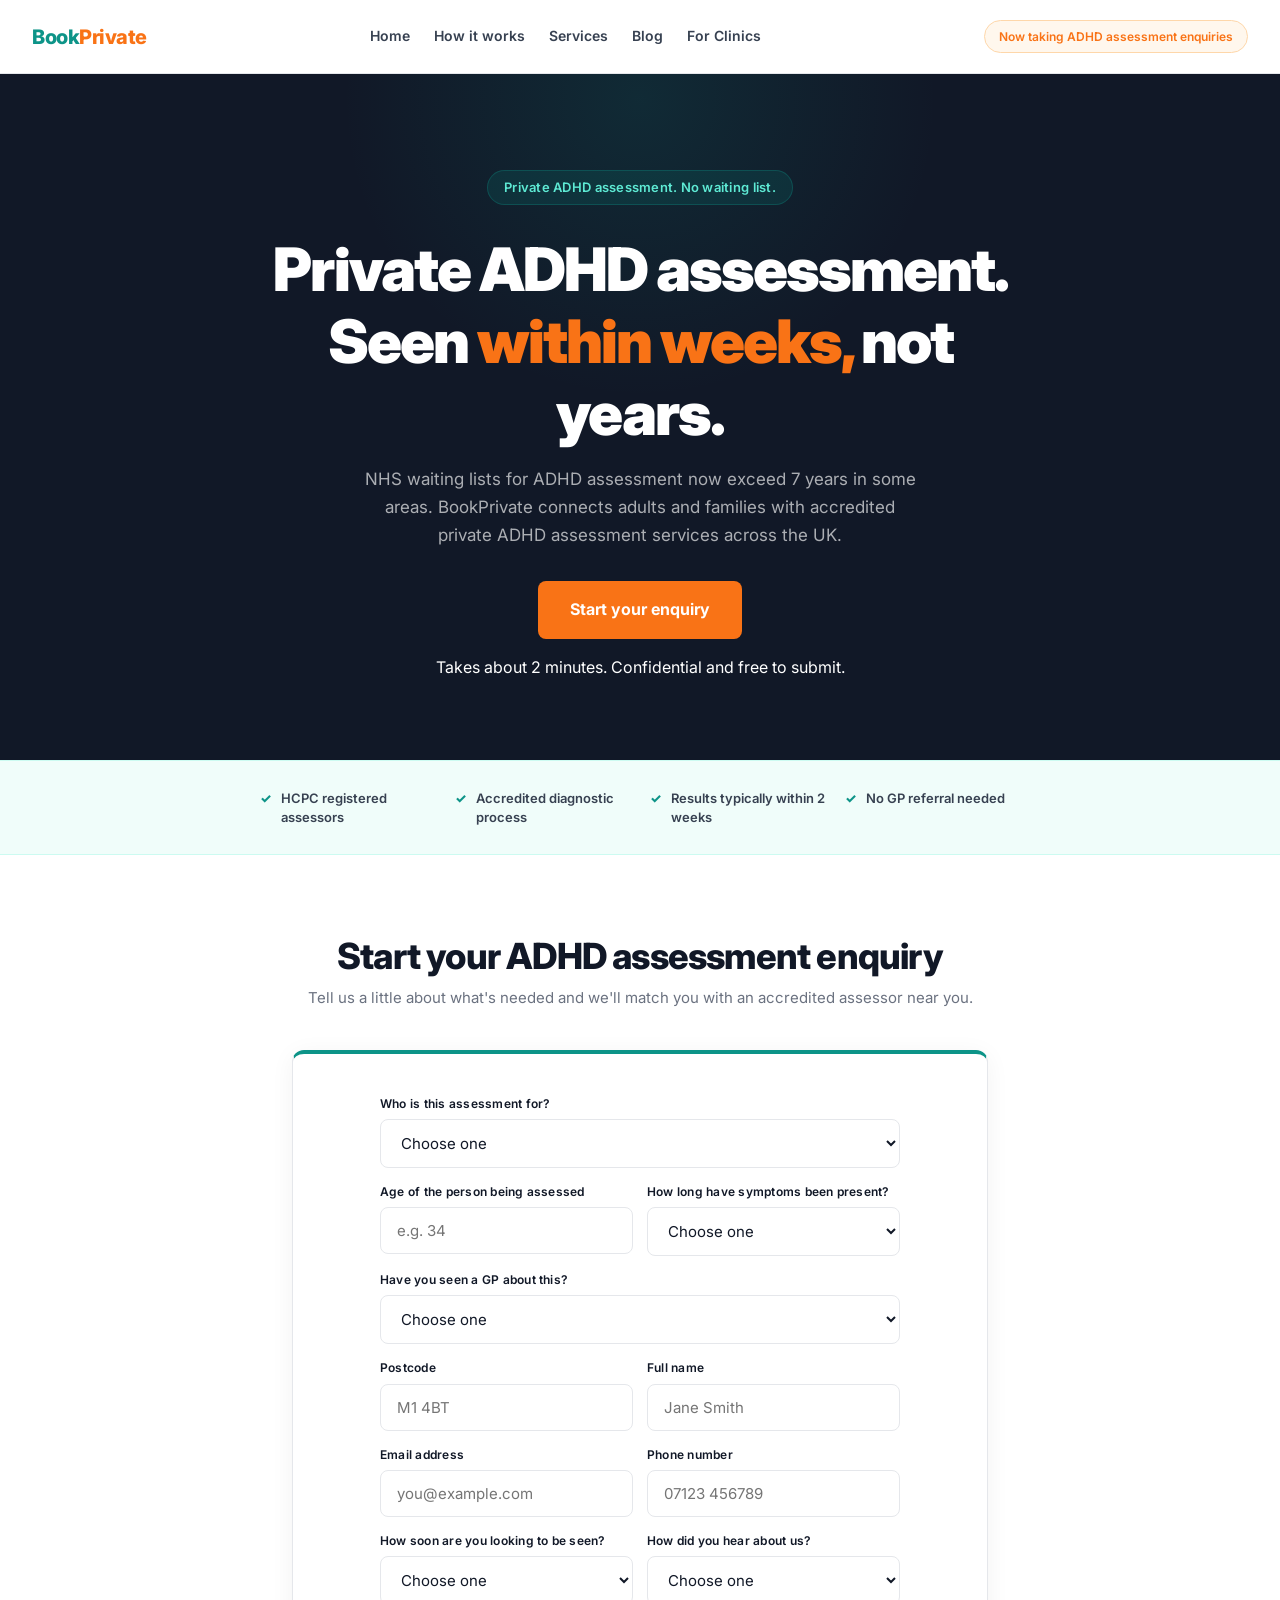
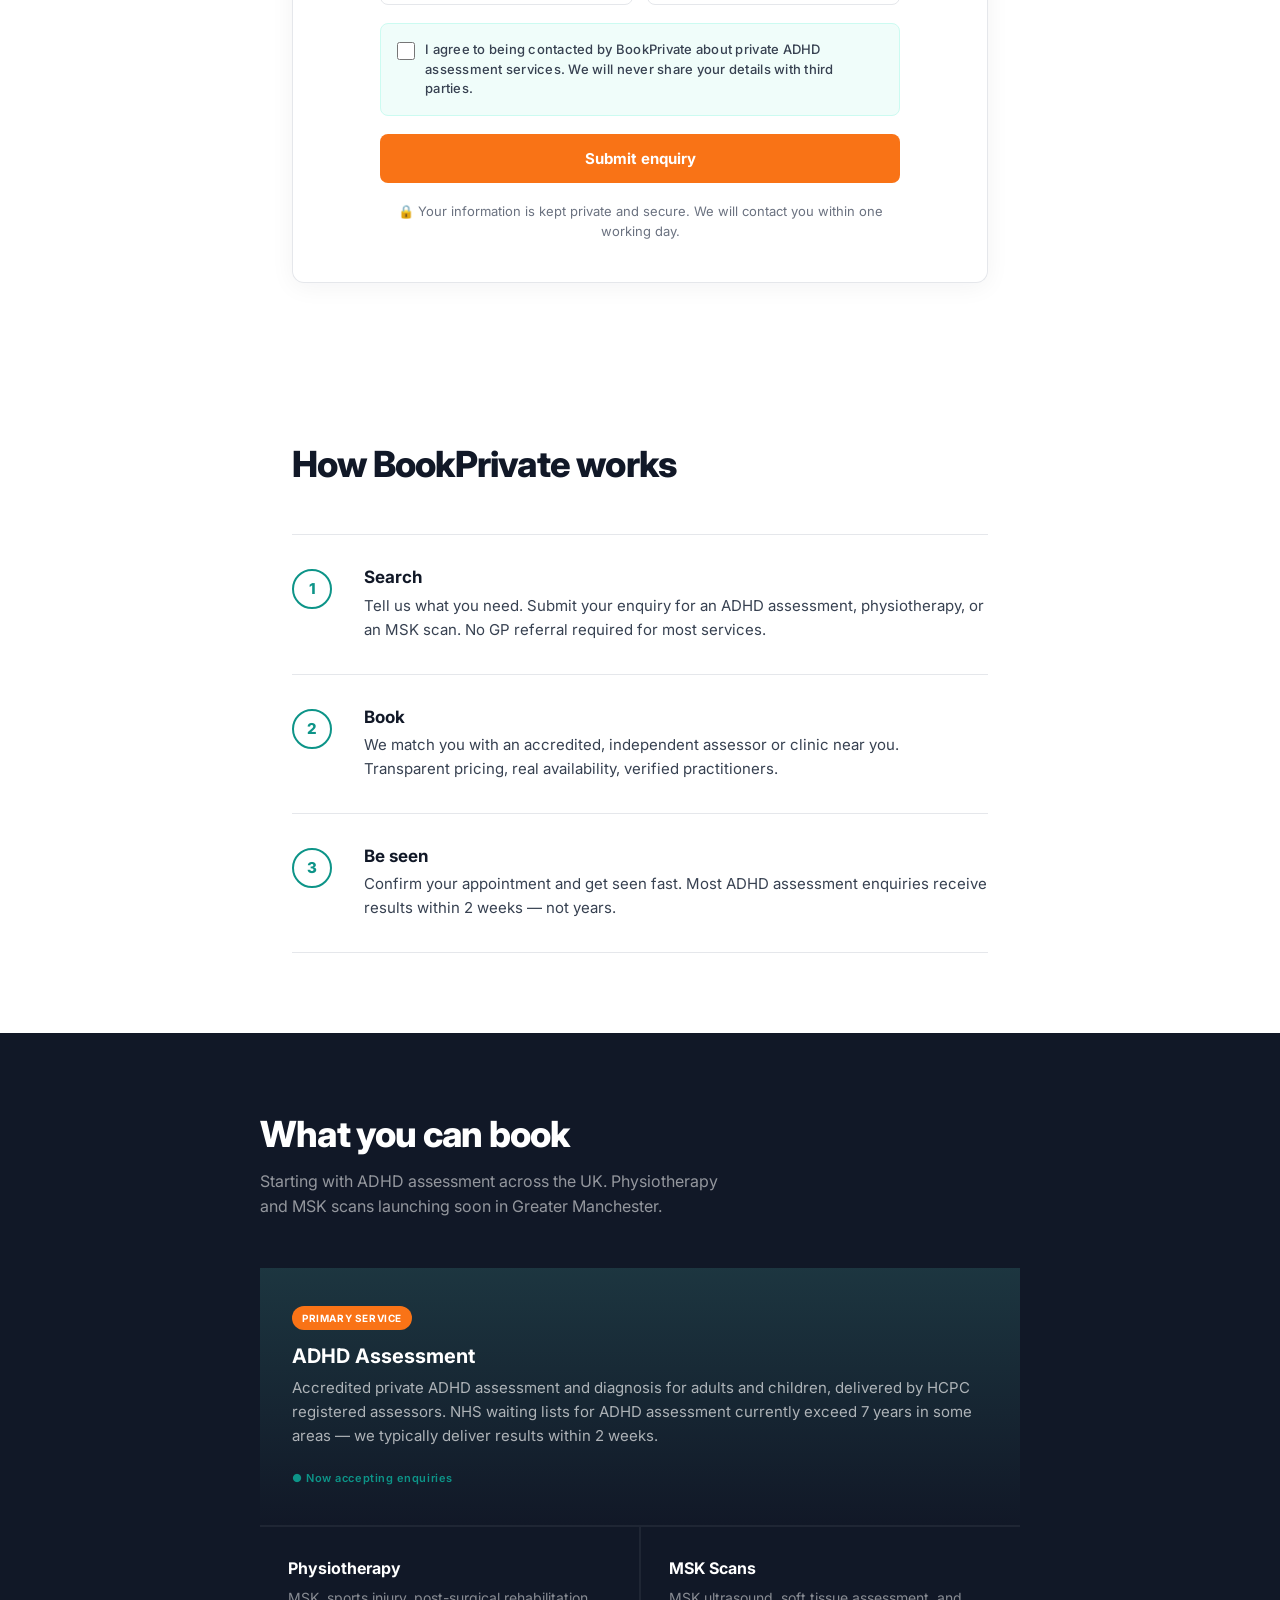
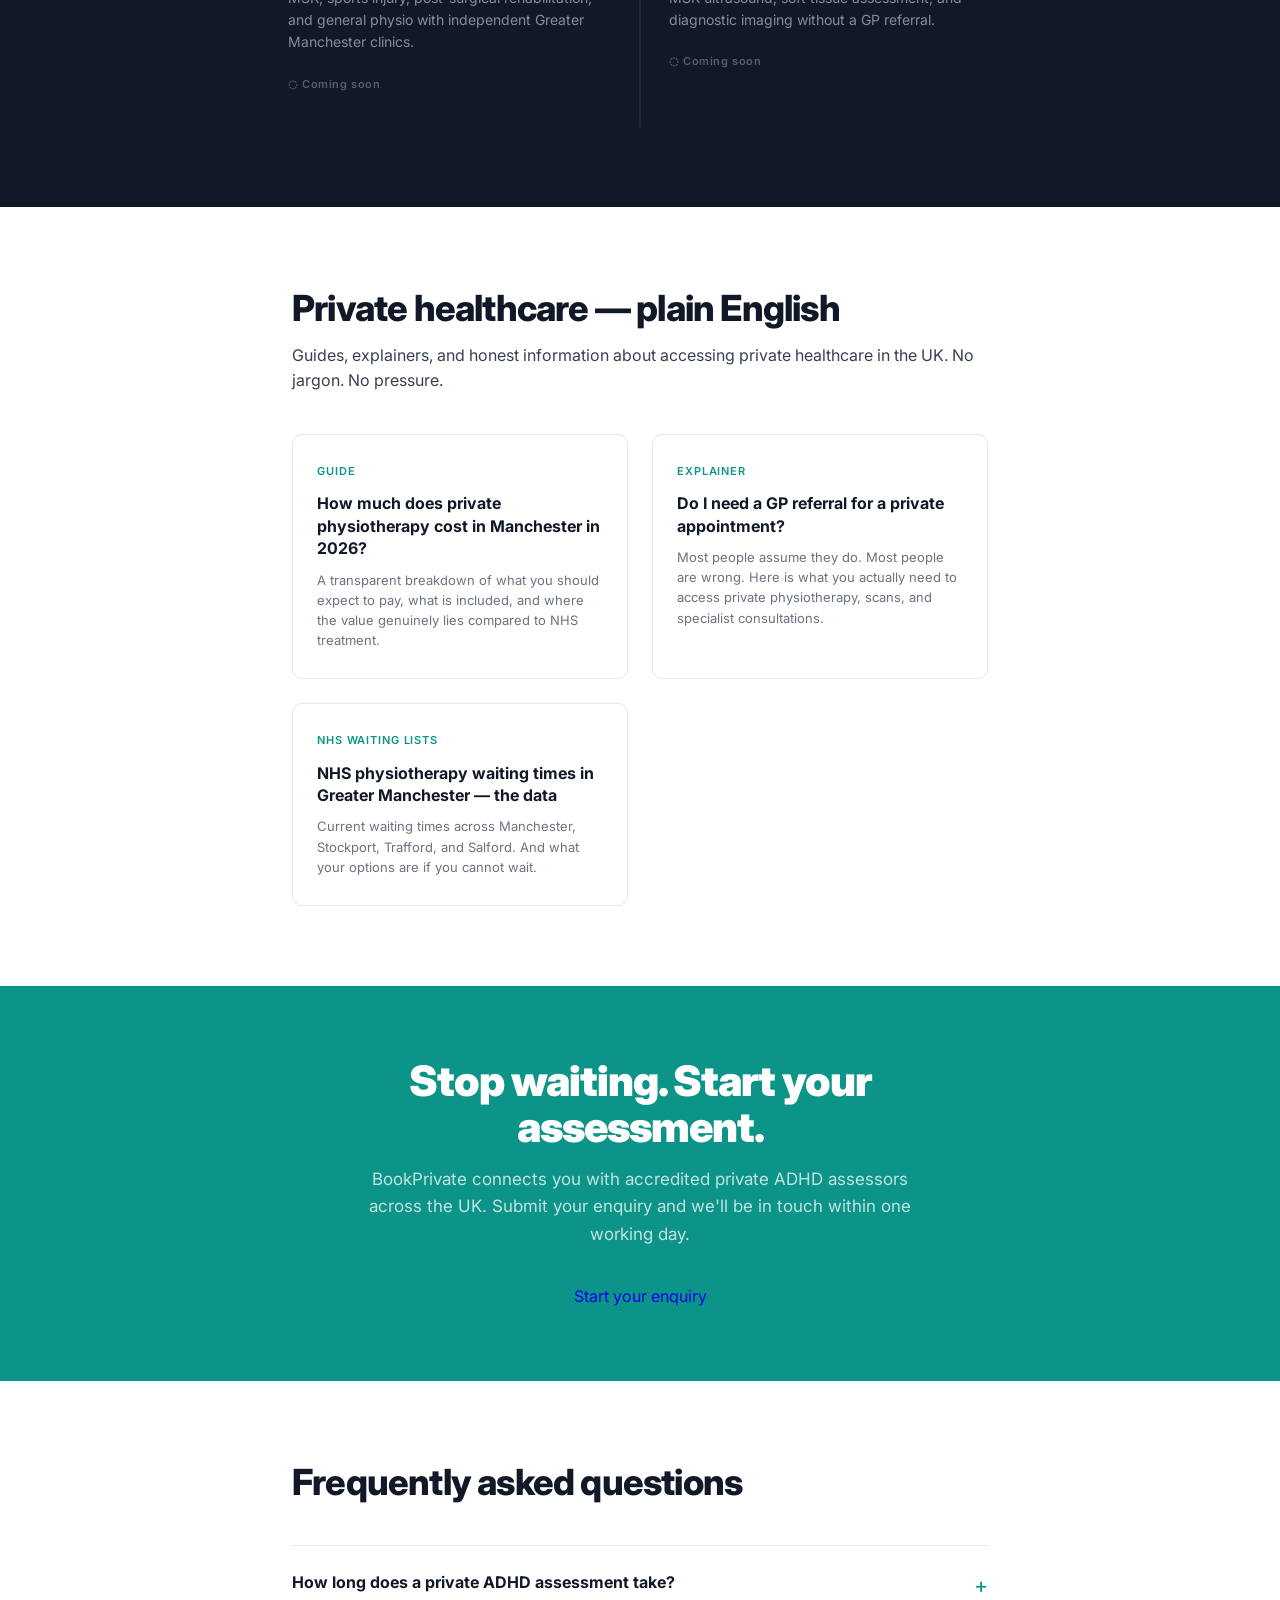
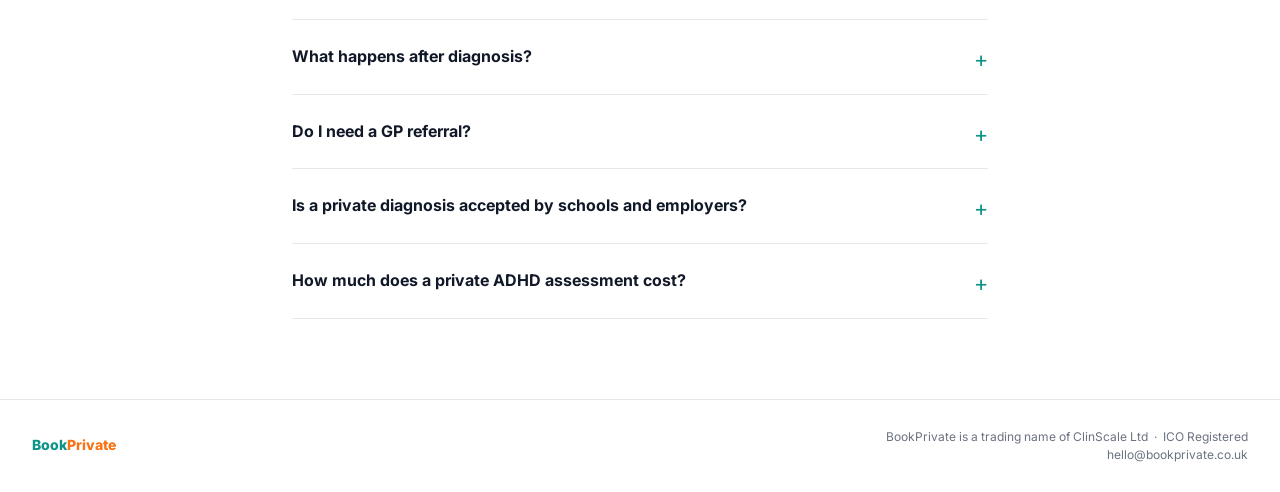
<file: index.html>
<!DOCTYPE html>
<html lang="en">
<head>
<meta charset="UTF-8">
<meta name="viewport" content="width=device-width, initial-scale=1.0">

<!-- ── SEO: title + description (shown in Google search results) ── -->
<title>Private ADHD Assessment UK — Seen Within Weeks Not Years | BookPrivate</title>
<meta name="description" content="Skip the NHS ADHD waiting list. BookPrivate connects adults and families with accredited private ADHD assessors across the UK. No GP referral needed. Results within 2 weeks.">
<link rel="canonical" href="https://bookprivate.co.uk/">

<!-- ── Open Graph: how this page looks when shared on social media ── -->
<meta property="og:title" content="Private ADHD Assessment UK — Seen Within Weeks Not Years | BookPrivate">
<meta property="og:description" content="Skip the NHS ADHD waiting list. BookPrivate connects adults and families with accredited private ADHD assessors across the UK. No GP referral needed. Results within 2 weeks.">
<meta property="og:type" content="website">
<meta property="og:url" content="https://bookprivate.co.uk/">
<meta property="og:site_name" content="BookPrivate">
<!-- Add an og:image (1200x630px) here once you have a logo/hero graphic:
<meta property="og:image" content="https://bookprivate.co.uk/og-image.jpg"> -->

<link rel="preconnect" href="https://fonts.googleapis.com">
<link rel="preconnect" href="https://fonts.gstatic.com" crossorigin>
<link href="https://fonts.googleapis.com/css2?family=Inter:wght@300;400;500;600;700;800;900&display=swap" rel="stylesheet">
<link rel="stylesheet" href="css/style.css">

<!-- ── Structured data ──
     Three blocks: who we are (MedicalBusiness), where we are
     (LocalBusiness), and the specific service this page is about
     (MedicalTest — the ADHD assessment itself). Edit the phone
     number / address once you have real business details. -->
<script type="application/ld+json">
{
  "@context": "https://schema.org",
  "@type": "MedicalBusiness",
  "name": "BookPrivate",
  "alternateName": "ClinScale Ltd",
  "url": "https://bookprivate.co.uk",
  "email": "hello@bookprivate.co.uk",
  "description": "BookPrivate connects adults and families with accredited private ADHD assessment services across the UK, alongside private physiotherapy and MSK scans launching soon in Greater Manchester.",
  "areaServed": {
    "@type": "Country",
    "name": "United Kingdom"
  },
  "address": {
    "@type": "PostalAddress",
    "addressLocality": "Manchester",
    "addressRegion": "Greater Manchester",
    "addressCountry": "GB"
  },
  "priceRange": "££"
}
</script>
<script type="application/ld+json">
{
  "@context": "https://schema.org",
  "@type": "LocalBusiness",
  "name": "BookPrivate",
  "url": "https://bookprivate.co.uk",
  "email": "hello@bookprivate.co.uk",
  "address": {
    "@type": "PostalAddress",
    "addressLocality": "Manchester",
    "addressRegion": "Greater Manchester",
    "addressCountry": "GB"
  },
  "geo": {
    "@type": "GeoCoordinates",
    "latitude": 53.4808,
    "longitude": -2.2426
  },
  "openingHoursSpecification": {
    "@type": "OpeningHoursSpecification",
    "dayOfWeek": ["Monday", "Tuesday", "Wednesday", "Thursday", "Friday"],
    "opens": "09:00",
    "closes": "17:30"
  }
}
</script>
<script type="application/ld+json">
{
  "@context": "https://schema.org",
  "@type": "MedicalTest",
  "name": "Private ADHD Assessment",
  "alternateName": "ADHD Diagnostic Assessment",
  "description": "An accredited private diagnostic assessment for Attention Deficit Hyperactivity Disorder (ADHD) for adults and children, delivered by HCPC registered assessors with results typically available within 2 weeks. No GP referral needed.",
  "usedToDiagnose": {
    "@type": "MedicalCondition",
    "name": "Attention deficit hyperactivity disorder (ADHD)"
  },
  "provider": {
    "@type": "MedicalBusiness",
    "name": "BookPrivate",
    "url": "https://bookprivate.co.uk"
  }
}
</script>
</head>
<body>

<!-- NAV -->
<nav>
  <a href="/" class="logo">
    <span class="logo-book">Book</span><span class="logo-private">Private</span>
  </a>
  <div class="nav-links">
    <a href="/">Home</a>
    <a href="#how-it-works">How it works</a>
    <a href="#services">Services</a>
    <a href="/blog/">Blog</a>
    <a href="/clinics/">For Clinics</a>
  </div>
  <span class="nav-badge">Now taking ADHD assessment enquiries</span>
</nav>

<!-- HERO -->
<section class="hero">
  <div class="hero-inner">
    <span class="hero-pill">Private ADHD assessment. No waiting list.</span>

    <!-- This is the page's one and only H1 — the main heading for SEO -->
    <h1>Private ADHD assessment.<br>Seen <span class="accent">within weeks,</span> not years.</h1>
    <p class="hero-sub">NHS waiting lists for ADHD assessment now exceed 7 years in some areas. BookPrivate connects adults and families with accredited private ADHD assessment services across the UK.</p>

    <a href="#enquiry-form" class="hero-cta-btn">Start your enquiry</a>
    <p class="hero-note" style="margin-top:16px;">Takes about 2 minutes. Confidential and free to submit.</p>
  </div>
</section>

<!-- TRUST SIGNALS -->
<div class="trust-strip">
  <div class="trust-inner">
    <span class="trust-item">HCPC registered assessors</span>
    <span class="trust-item">Accredited diagnostic process</span>
    <span class="trust-item">Results typically within 2 weeks</span>
    <span class="trust-item">No GP referral needed</span>
  </div>
</div>

<!-- ADHD ENQUIRY FORM -->
<section class="enquiry-section" id="enquiry-form">
  <h2>Start your ADHD assessment enquiry</h2>
  <p class="enquiry-intro">Tell us a little about what's needed and we'll match you with an accredited assessor near you.</p>

  <div class="enquiry-card">
    <div class="form-wrapper">
      <form class="reg-form" onsubmit="handleEnquirySubmit(event)">

        <div class="field-full">
          <label for="enq-assessmentFor">Who is this assessment for?</label>
          <select id="enq-assessmentFor" name="assessmentFor" required>
            <option value="" disabled selected>Choose one</option>
            <option value="Myself as an adult">Myself as an adult</option>
            <option value="My child under 18">My child under 18</option>
            <option value="Someone else">Someone else</option>
          </select>
        </div>

        <div>
          <label for="enq-age">Age of the person being assessed</label>
          <input id="enq-age" name="age" type="number" min="1" max="120" placeholder="e.g. 34" required>
        </div>
        <div>
          <label for="enq-symptomsDuration">How long have symptoms been present?</label>
          <select id="enq-symptomsDuration" name="symptomsDuration" required>
            <option value="" disabled selected>Choose one</option>
            <option value="Less than a year">Less than a year</option>
            <option value="1 to 3 years">1 to 3 years</option>
            <option value="More than 3 years">More than 3 years</option>
            <option value="Not sure">Not sure</option>
          </select>
        </div>

        <div class="field-full">
          <label for="enq-gpStatus">Have you seen a GP about this?</label>
          <select id="enq-gpStatus" name="gpStatus" required>
            <option value="" disabled selected>Choose one</option>
            <option value="Yes and been referred to a specialist">Yes, and been referred to a specialist</option>
            <option value="Yes but not referred">Yes, but not referred</option>
            <option value="No not yet">No, not yet</option>
          </select>
        </div>

        <div>
          <label for="enq-postcode">Postcode</label>
          <input id="enq-postcode" name="postcode" type="text" placeholder="M1 4BT" required>
        </div>
        <div>
          <label for="enq-fullName">Full name</label>
          <input id="enq-fullName" name="fullName" type="text" placeholder="Jane Smith" required>
        </div>

        <div>
          <label for="enq-email">Email address</label>
          <input id="enq-email" name="email" type="email" placeholder="you@example.com" required>
        </div>
        <div>
          <label for="enq-phone">Phone number</label>
          <input id="enq-phone" name="phone" type="tel" placeholder="07123 456789" required>
        </div>

        <div>
          <label for="enq-urgency">How soon are you looking to be seen?</label>
          <select id="enq-urgency" name="urgency" required>
            <option value="" disabled selected>Choose one</option>
            <option value="As soon as possible">As soon as possible</option>
            <option value="Within 2 weeks">Within 2 weeks</option>
            <option value="Within a month">Within a month</option>
            <option value="Just researching options">Just researching options</option>
          </select>
        </div>
        <div>
          <label for="enq-hearAbout">How did you hear about us?</label>
          <select id="enq-hearAbout" name="hearAbout" required>
            <option value="" disabled selected>Choose one</option>
            <option value="Google search">Google search</option>
            <option value="Social media">Social media</option>
            <option value="Friend or family">Friend or family</option>
            <option value="Other">Other</option>
          </select>
        </div>

        <div class="checkbox-field">
          <input type="checkbox" id="enq-consent" name="consent" required>
          <label for="enq-consent">I agree to being contacted by BookPrivate about private ADHD assessment services. We will never share your details with third parties.</label>
        </div>

        <button type="submit" class="form-submit-btn">Submit enquiry</button>
        <p class="form-reassurance">Your information is kept private and secure. We will contact you within one working day.</p>
      </form>

      <div class="thank-you-message">
        <h3>Thanks — your enquiry has been received</h3>
        <p>We've saved your details securely. A member of the BookPrivate team will be in touch within one working day to talk through next steps.</p>
      </div>
    </div>
  </div>
</section>

<!-- HOW IT WORKS -->
<section class="how-section" id="how-it-works">
  <h2>How BookPrivate works</h2>
  <div class="steps">
    <div class="step">
      <div class="step-marker">1</div>
      <div>
        <h3 class="step-title">Search</h3>
        <p class="step-desc">Tell us what you need. Submit your enquiry for an ADHD assessment, physiotherapy, or an MSK scan. No GP referral required for most services.</p>
      </div>
    </div>
    <div class="step">
      <div class="step-marker">2</div>
      <div>
        <h3 class="step-title">Book</h3>
        <p class="step-desc">We match you with an accredited, independent assessor or clinic near you. Transparent pricing, real availability, verified practitioners.</p>
      </div>
    </div>
    <div class="step">
      <div class="step-marker">3</div>
      <div>
        <h3 class="step-title">Be seen</h3>
        <p class="step-desc">Confirm your appointment and get seen fast. Most ADHD assessment enquiries receive results within 2 weeks — not years.</p>
      </div>
    </div>
  </div>
</section>

<!-- SERVICES -->
<section class="services-section" id="services">
  <div class="services-inner">
    <h2>What you can book</h2>
    <p class="services-intro">Starting with ADHD assessment across the UK. Physiotherapy and MSK scans launching soon in Greater Manchester.</p>
    <div class="service-grid">
      <div class="service-card featured">
        <span class="featured-badge">Primary service</span>
        <h3 class="service-card-name">ADHD Assessment</h3>
        <p class="service-card-desc">Accredited private ADHD assessment and diagnosis for adults and children, delivered by HCPC registered assessors. NHS waiting lists for ADHD assessment currently exceed 7 years in some areas — we typically deliver results within 2 weeks.</p>
        <span class="service-card-tag">● Now accepting enquiries</span>
      </div>
      <div class="service-card">
        <h3 class="service-card-name">Physiotherapy</h3>
        <p class="service-card-desc">MSK, sports injury, post-surgical rehabilitation, and general physio with independent Greater Manchester clinics.</p>
        <span class="service-card-tag soon">◌ Coming soon</span>
      </div>
      <div class="service-card">
        <h3 class="service-card-name">MSK Scans</h3>
        <p class="service-card-desc">MSK ultrasound, soft tissue assessment, and diagnostic imaging without a GP referral.</p>
        <span class="service-card-tag soon">◌ Coming soon</span>
      </div>
    </div>
  </div>
</section>

<!-- BLOG TEASER -->
<section class="blog-section">
  <h2>Private healthcare — plain English</h2>
  <p class="blog-intro">Guides, explainers, and honest information about accessing private healthcare in the UK. No jargon. No pressure.</p>
  <div class="blog-grid">
    <a href="/blog/private-physio-cost-manchester-2026.html" class="blog-card">
      <span class="blog-tag">Guide</span>
      <div class="blog-title">How much does private physiotherapy cost in Manchester in 2026?</div>
      <div class="blog-excerpt">A transparent breakdown of what you should expect to pay, what is included, and where the value genuinely lies compared to NHS treatment.</div>
    </a>
    <a href="/blog/gp-referral-private-appointment.html" class="blog-card">
      <span class="blog-tag">Explainer</span>
      <div class="blog-title">Do I need a GP referral for a private appointment?</div>
      <div class="blog-excerpt">Most people assume they do. Most people are wrong. Here is what you actually need to access private physiotherapy, scans, and specialist consultations.</div>
    </a>
    <a href="/blog/nhs-physio-waiting-times-greater-manchester.html" class="blog-card">
      <span class="blog-tag">NHS waiting lists</span>
      <div class="blog-title">NHS physiotherapy waiting times in Greater Manchester — the data</div>
      <div class="blog-excerpt">Current waiting times across Manchester, Stockport, Trafford, and Salford. And what your options are if you cannot wait.</div>
    </a>
  </div>
</section>

<!-- CTA BANNER -->
<section class="cta-section">
  <div class="cta-inner">
    <h2>Stop waiting. Start your assessment.</h2>
    <p class="cta-sub">BookPrivate connects you with accredited private ADHD assessors across the UK. Submit your enquiry and we'll be in touch within one working day.</p>
    <a href="#enquiry-form" class="cta-btn" style="text-decoration:none; display:inline-block;">Start your enquiry</a>
  </div>
</section>

<!-- FAQ -->
<section class="faq-section">
  <h2>Frequently asked questions</h2>

  <details class="faq-item">
    <summary>How long does a private ADHD assessment take?</summary>
    <div class="faq-answer">Most private ADHD assessments involve one or two appointments — typically a detailed clinical interview followed by structured diagnostic testing — and are usually completed within 2 to 4 weeks from your first enquiry, compared to NHS waits that can now exceed 7 years in some areas.</div>
  </details>

  <details class="faq-item">
    <summary>What happens after diagnosis?</summary>
    <div class="faq-answer">If you receive an ADHD diagnosis, your assessor will provide a full written report outlining the findings and recommended next steps, which may include therapy, workplace or school adjustments, or a referral for a discussion about medication with a prescriber.</div>
  </details>

  <details class="faq-item">
    <summary>Do I need a GP referral?</summary>
    <div class="faq-answer">No. Private ADHD assessments are almost always self-referral, meaning you can book directly without seeing your GP first. You're welcome to speak to your GP too, but it isn't a requirement to get started.</div>
  </details>

  <details class="faq-item">
    <summary>Is a private diagnosis accepted by schools and employers?</summary>
    <div class="faq-answer">Yes. A diagnosis from a properly accredited, HCPC registered assessor carries the same clinical validity as an NHS diagnosis and is widely accepted by schools, universities, and employers for arranging reasonable adjustments and support.</div>
  </details>

  <details class="faq-item">
    <summary>How much does a private ADHD assessment cost?</summary>
    <div class="faq-answer">Costs vary by provider and by the complexity of the assessment, but private ADHD assessments in the UK typically range from around £600 to £1,500 for the full diagnostic process. We'll always be upfront about pricing before you commit to anything.</div>
  </details>
</section>

<!-- FOOTER -->
<footer>
  <a href="/" class="footer-brand">
    <span class="logo-book">Book</span><span class="logo-private">Private</span>
  </a>
  <div class="footer-meta">
    BookPrivate is a trading name of ClinScale Ltd &nbsp;·&nbsp; ICO Registered<br>
    <a href="mailto:hello@bookprivate.co.uk" style="color: inherit; text-decoration: none;">hello@bookprivate.co.uk</a>
  </div>
</footer>

<script src="js/main.js"></script>
</body>
</html>
</file>
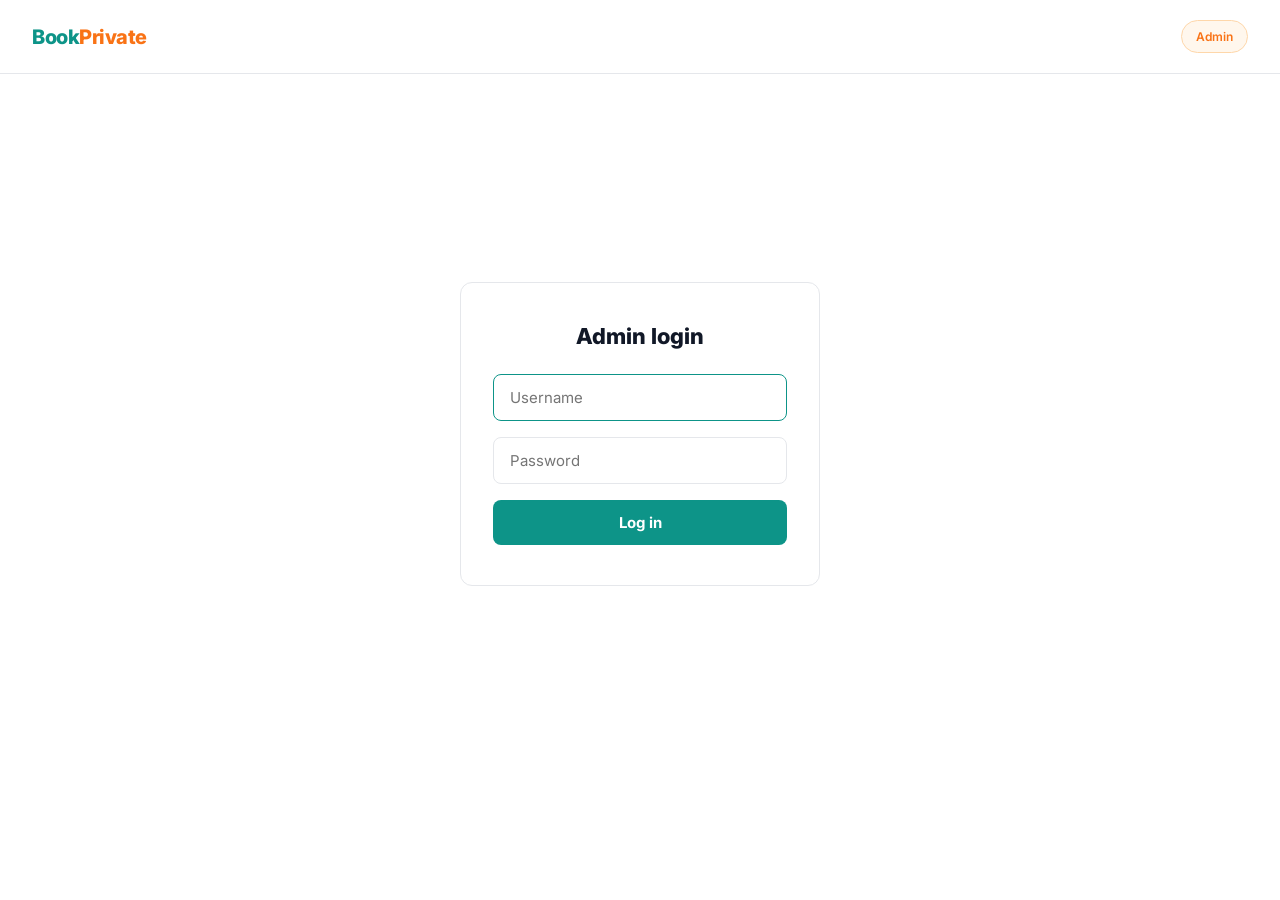
<file: admin/index.html>
<!DOCTYPE html>
<html lang="en">
<head>
<meta charset="UTF-8">
<meta name="viewport" content="width=device-width, initial-scale=1.0">
<title>Admin — BookPrivate</title>
<!-- Keep this page out of Google entirely -->
<meta name="robots" content="noindex, nofollow">

<link rel="preconnect" href="https://fonts.googleapis.com">
<link rel="preconnect" href="https://fonts.gstatic.com" crossorigin>
<link href="https://fonts.googleapis.com/css2?family=Inter:wght@300;400;500;600;700;800;900&display=swap" rel="stylesheet">
<link rel="stylesheet" href="../css/style.css">
</head>
<body>

<!-- NAV -->
<nav>
  <a href="/" class="logo"><span class="logo-book">Book</span><span class="logo-private">Private</span></a>
  <span class="nav-badge">Admin</span>
</nav>

<!-- LOGIN SCREEN -->
<div class="admin-login" id="loginScreen">
  <div class="admin-login-card">
    <h1>Admin login</h1>
    <form onsubmit="checkLogin(event)">
      <p class="admin-error" id="loginError">Incorrect username or password. Try again.</p>
      <input type="text" id="adminUsername" placeholder="Username" autocomplete="username" required autofocus>
      <input type="password" id="adminPassword" placeholder="Password" autocomplete="current-password" required>
      <button type="submit">Log in</button>
    </form>
  </div>
</div>

<!-- DASHBOARD (hidden until logged in) -->
<div class="admin-dashboard" id="dashboard">
  <div class="admin-header">
    <h1>BookPrivate admin</h1>
    <button class="admin-logout-btn" onclick="logout()">Log out</button>
  </div>

  <!-- SECTION 1 — SUMMARY STATS -->
  <div class="admin-stats-grid">
    <div class="admin-stat-card">
      <div class="admin-stat-number" id="statTotal">0</div>
      <div class="admin-stat-label">Total enquiries</div>
    </div>
    <div class="admin-stat-card">
      <div class="admin-stat-number" id="statToday">0</div>
      <div class="admin-stat-label">New today</div>
    </div>
    <div class="admin-stat-card">
      <div class="admin-stat-number" id="statWeek">0</div>
      <div class="admin-stat-label">This week</div>
    </div>
    <div class="admin-stat-card">
      <div class="admin-stat-number" id="statContacted">0</div>
      <div class="admin-stat-label">Marked contacted</div>
    </div>
  </div>

  <!-- SECTION 2 & 3 — ENQUIRIES TABLE + EXPANDABLE DETAILS/NOTES -->
  <div class="admin-panel">
    <h2>ADHD assessment enquiries</h2>
    <p style="font-size:13px; color:var(--ink-muted); margin-bottom:16px;">Click the arrow on any row to see full answers and add private notes. Changing status saves automatically.</p>
    <div id="enquiriesTableWrapper"></div>
  </div>

  <!-- SECTION 4 — BLOG MANAGEMENT -->
  <div class="admin-panel" id="articlePanel">
    <h2>Blog articles</h2>

    <div class="admin-editing-note" id="editingNote">
      You are editing an existing article. <a href="#" onclick="cancelEdit(); return false;" style="color:inherit; text-decoration:underline;">Cancel edit</a>
    </div>

    <form class="admin-form-grid" id="articleForm" onsubmit="handleArticleForm(event)">
      <input type="hidden" name="editingId" value="">
      <div class="field-full">
        <label for="art-title">Title</label>
        <input id="art-title" name="title" type="text" placeholder="How much does a private ADHD assessment cost?" required>
      </div>
      <div>
        <label for="art-slug">URL slug (leave blank to auto-generate)</label>
        <input id="art-slug" name="slug" type="text" placeholder="adhd-assessment-cost-uk">
      </div>
      <div>
        <label for="art-date">Date</label>
        <input id="art-date" name="date" type="text" placeholder="e.g. 3 February 2026" required>
      </div>
      <div>
        <label for="art-category">Category</label>
        <input id="art-category" name="category" type="text" placeholder="Guide / Explainer / NHS waiting lists" required>
      </div>
      <div>
        <label for="art-excerpt">Excerpt (used for previews and SEO description)</label>
        <input id="art-excerpt" name="excerpt" type="text" placeholder="A one or two sentence summary of the article" required>
      </div>
      <div class="field-full">
        <label for="art-content">Full article content (separate paragraphs with a blank line)</label>
        <textarea id="art-content" name="content" placeholder="Write the full article here. Leave a blank line between paragraphs." required></textarea>
      </div>
      <button type="submit" class="admin-submit-btn">Save article</button>
    </form>
  </div>

  <div class="admin-panel">
    <h2>Existing articles</h2>
    <div id="articlesList"></div>
  </div>
</div>

<script src="../js/admin.js"></script>
</body>
</html>
</file>
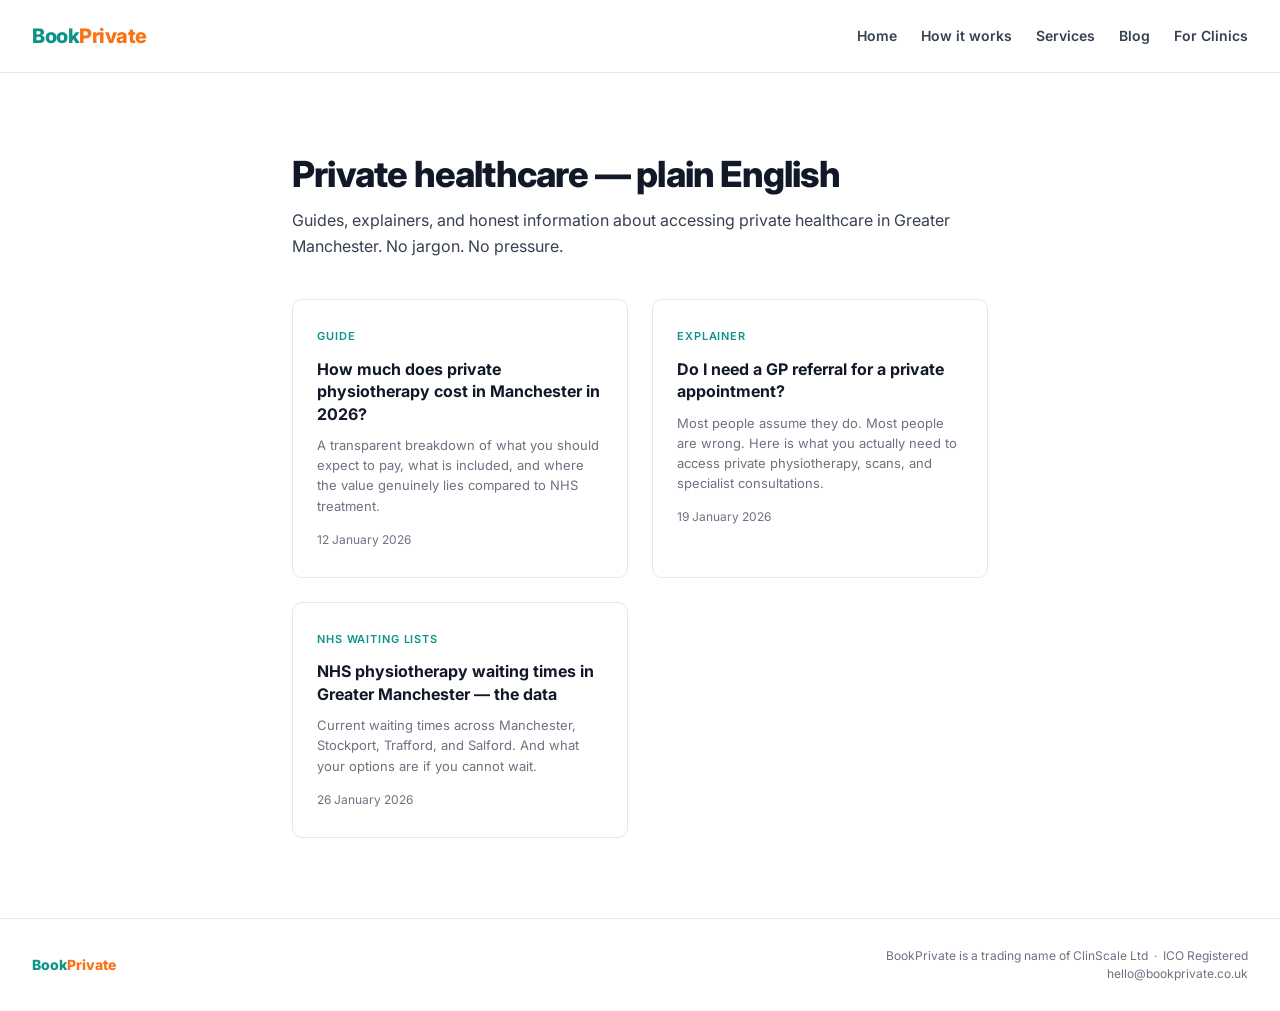
<file: blog/index.html>
<!DOCTYPE html>
<html lang="en">
<head>
<meta charset="UTF-8">
<meta name="viewport" content="width=device-width, initial-scale=1.0">

<title>Blog — Private Healthcare Guides for Manchester | BookPrivate</title>
<meta name="description" content="Guides and honest information about accessing private healthcare in Greater Manchester — costs, referrals, and NHS waiting time data.">
<link rel="canonical" href="https://bookprivate.co.uk/blog/">

<meta property="og:title" content="BookPrivate Blog — Private Healthcare Guides for Manchester">
<meta property="og:description" content="Guides and honest information about accessing private healthcare in Greater Manchester — costs, referrals, and NHS waiting time data.">
<meta property="og:type" content="website">
<meta property="og:url" content="https://bookprivate.co.uk/blog/">

<link rel="preconnect" href="https://fonts.googleapis.com">
<link rel="preconnect" href="https://fonts.gstatic.com" crossorigin>
<link href="https://fonts.googleapis.com/css2?family=Inter:wght@300;400;500;600;700;800;900&display=swap" rel="stylesheet">
<link rel="stylesheet" href="../css/style.css">
</head>
<body>

<!-- NAV -->
<nav>
  <a href="/" class="logo"><span class="logo-book">Book</span><span class="logo-private">Private</span></a>
  <div class="nav-links">
    <a href="/">Home</a>
    <a href="/#how-it-works">How it works</a>
    <a href="/#services">Services</a>
    <a href="/blog/">Blog</a>
    <a href="/clinics/">For Clinics</a>
  </div>
</nav>

<!-- BLOG LISTING -->
<section class="blog-section">
  <h1>Private healthcare — plain English</h1>
  <p class="blog-intro">Guides, explainers, and honest information about accessing private healthcare in Greater Manchester. No jargon. No pressure.</p>

  <div class="blog-grid">
    <a href="/blog/private-physio-cost-manchester-2026.html" class="blog-card">
      <span class="blog-tag">Guide</span>
      <div class="blog-title">How much does private physiotherapy cost in Manchester in 2026?</div>
      <div class="blog-excerpt">A transparent breakdown of what you should expect to pay, what is included, and where the value genuinely lies compared to NHS treatment.</div>
      <span class="blog-date">12 January 2026</span>
    </a>
    <a href="/blog/gp-referral-private-appointment.html" class="blog-card">
      <span class="blog-tag">Explainer</span>
      <div class="blog-title">Do I need a GP referral for a private appointment?</div>
      <div class="blog-excerpt">Most people assume they do. Most people are wrong. Here is what you actually need to access private physiotherapy, scans, and specialist consultations.</div>
      <span class="blog-date">19 January 2026</span>
    </a>
    <a href="/blog/nhs-physio-waiting-times-greater-manchester.html" class="blog-card">
      <span class="blog-tag">NHS waiting lists</span>
      <div class="blog-title">NHS physiotherapy waiting times in Greater Manchester — the data</div>
      <div class="blog-excerpt">Current waiting times across Manchester, Stockport, Trafford, and Salford. And what your options are if you cannot wait.</div>
      <span class="blog-date">26 January 2026</span>
    </a>
  </div>
</section>

<!-- FOOTER -->
<footer>
  <a href="/" class="footer-brand"><span class="logo-book">Book</span><span class="logo-private">Private</span></a>
  <div class="footer-meta">
    BookPrivate is a trading name of ClinScale Ltd &nbsp;·&nbsp; ICO Registered<br>
    <a href="mailto:hello@bookprivate.co.uk" style="color: inherit; text-decoration: none;">hello@bookprivate.co.uk</a>
  </div>
</footer>

</body>
</html>
</file>
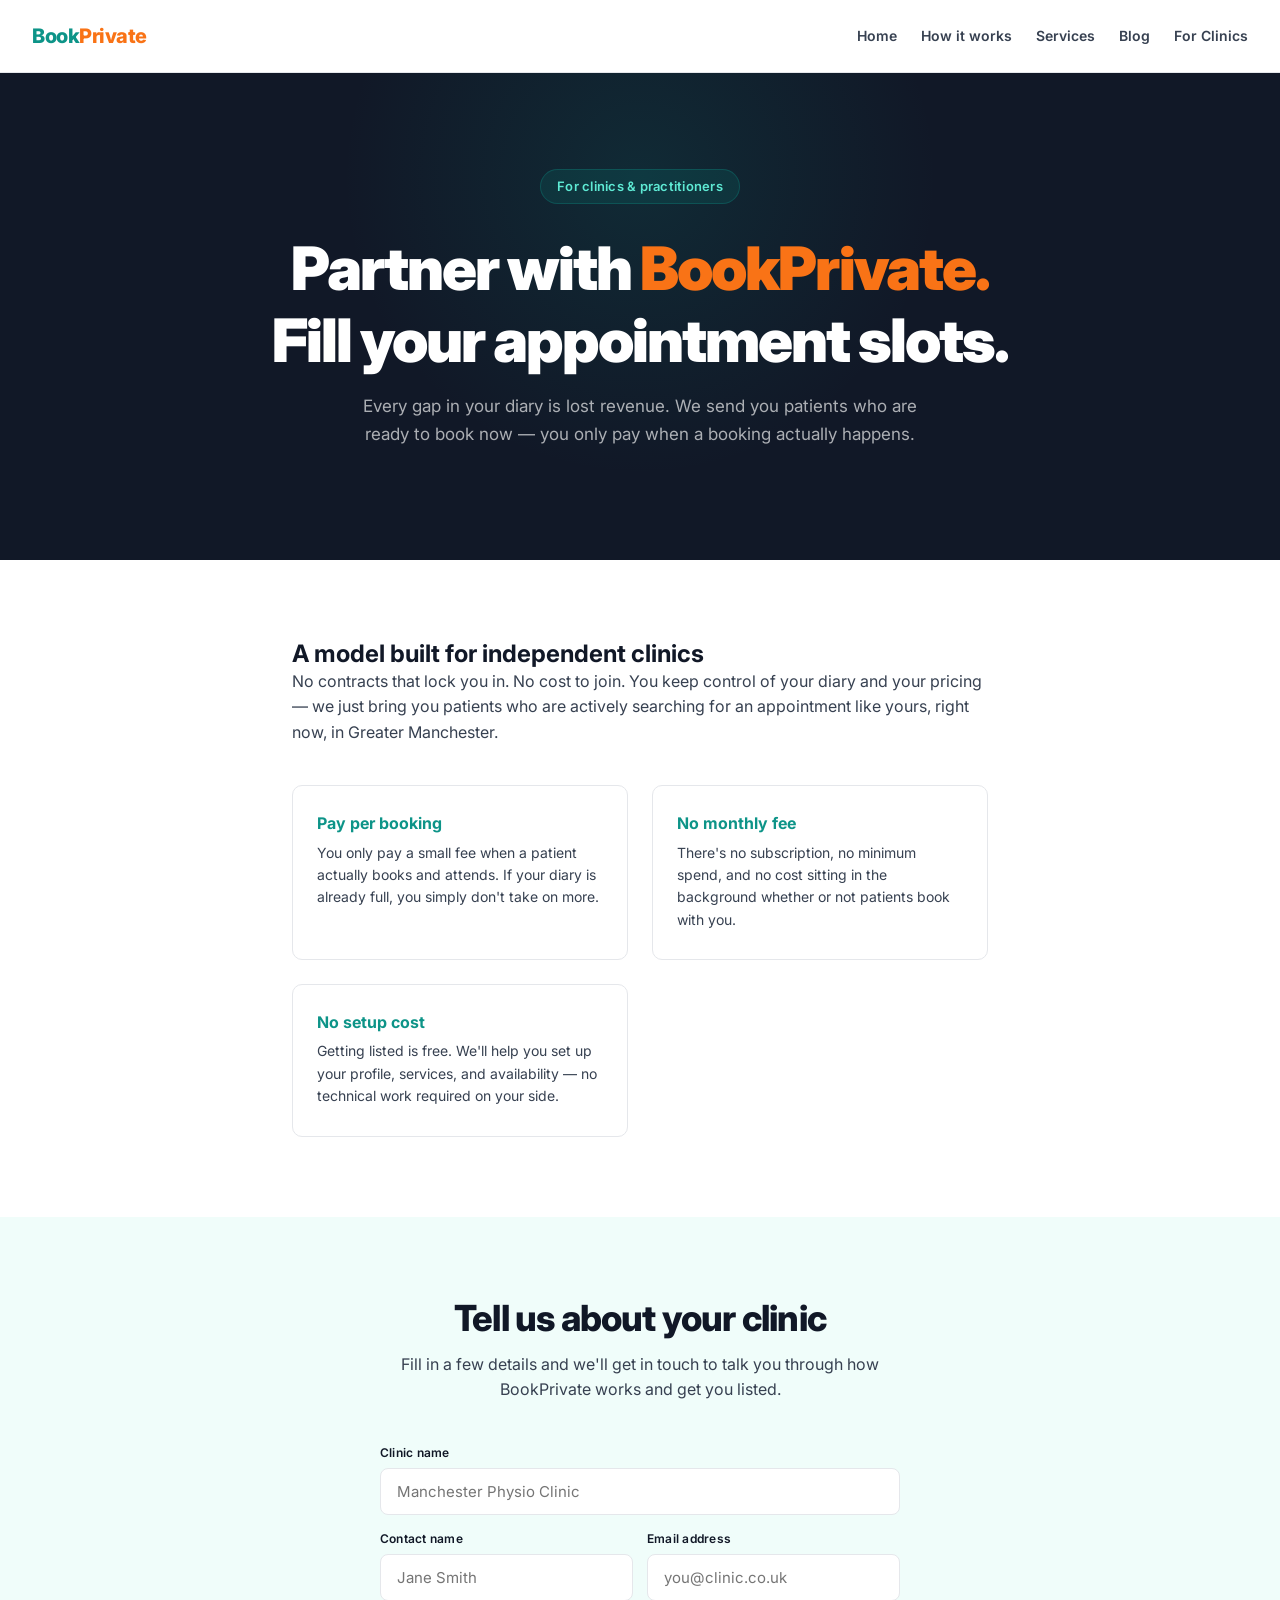
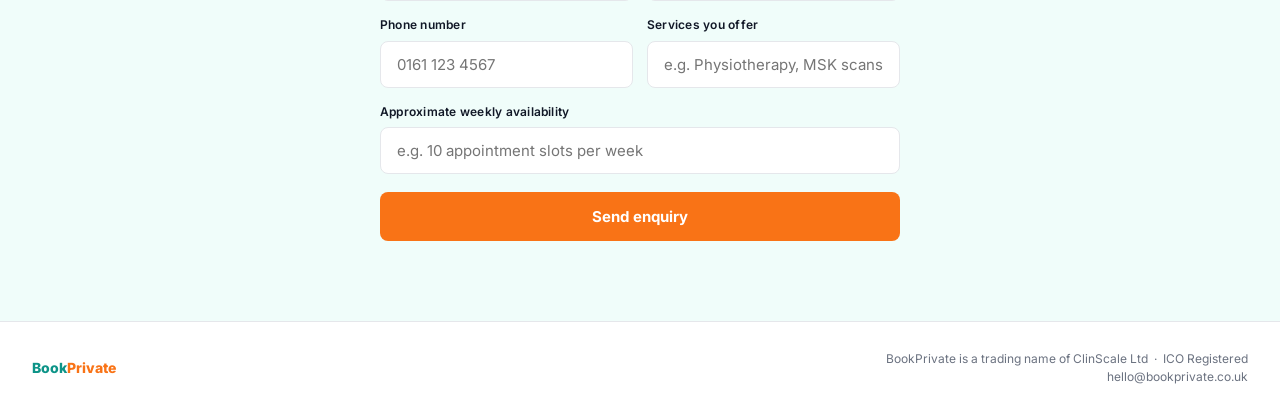
<file: clinics/index.html>
<!DOCTYPE html>
<html lang="en">
<head>
<meta charset="UTF-8">
<meta name="viewport" content="width=device-width, initial-scale=1.0">

<title>Partner With BookPrivate — Fill Your Appointment Slots | For Clinics</title>
<meta name="description" content="Partner with BookPrivate to fill unused appointment slots. Pay per booking only — no monthly fee, no setup cost. Join our Greater Manchester clinic network.">
<link rel="canonical" href="https://bookprivate.co.uk/clinics/">

<meta property="og:title" content="Partner With BookPrivate — Fill Your Appointment Slots">
<meta property="og:description" content="Pay per booking only. No monthly fee, no setup cost. Join our Greater Manchester clinic network.">
<meta property="og:type" content="website">
<meta property="og:url" content="https://bookprivate.co.uk/clinics/">

<link rel="preconnect" href="https://fonts.googleapis.com">
<link rel="preconnect" href="https://fonts.gstatic.com" crossorigin>
<link href="https://fonts.googleapis.com/css2?family=Inter:wght@300;400;500;600;700;800;900&display=swap" rel="stylesheet">
<link rel="stylesheet" href="../css/style.css">
</head>
<body>

<!-- NAV -->
<nav>
  <a href="/" class="logo"><span class="logo-book">Book</span><span class="logo-private">Private</span></a>
  <div class="nav-links">
    <a href="/">Home</a>
    <a href="/#how-it-works">How it works</a>
    <a href="/#services">Services</a>
    <a href="/blog/">Blog</a>
    <a href="/clinics/">For Clinics</a>
  </div>
</nav>

<!-- HERO -->
<section class="hero">
  <div class="hero-inner">
    <span class="hero-pill">For clinics &amp; practitioners</span>
    <h1>Partner with <span class="accent">BookPrivate.</span><br>Fill your appointment slots.</h1>
    <p class="hero-sub">Every gap in your diary is lost revenue. We send you patients who are ready to book now — you only pay when a booking actually happens.</p>
  </div>
</section>

<!-- THE MODEL -->
<section class="pitch-section">
  <h2>A model built for independent clinics</h2>
  <p class="blog-intro">No contracts that lock you in. No cost to join. You keep control of your diary and your pricing — we just bring you patients who are actively searching for an appointment like yours, right now, in Greater Manchester.</p>

  <div class="pitch-grid">
    <div class="pitch-card">
      <h3 class="pitch-card-title">Pay per booking</h3>
      <p class="pitch-card-desc">You only pay a small fee when a patient actually books and attends. If your diary is already full, you simply don't take on more.</p>
    </div>
    <div class="pitch-card">
      <h3 class="pitch-card-title">No monthly fee</h3>
      <p class="pitch-card-desc">There's no subscription, no minimum spend, and no cost sitting in the background whether or not patients book with you.</p>
    </div>
    <div class="pitch-card">
      <h3 class="pitch-card-title">No setup cost</h3>
      <p class="pitch-card-desc">Getting listed is free. We'll help you set up your profile, services, and availability — no technical work required on your side.</p>
    </div>
  </div>
</section>

<!-- CONTACT FORM -->
<section class="contact-section">
  <div class="contact-inner">
    <h2>Tell us about your clinic</h2>
    <p>Fill in a few details and we'll get in touch to talk you through how BookPrivate works and get you listed.</p>

    <div class="form-wrapper">
      <form class="reg-form" onsubmit="handleClinicEnquiry(event)">
        <div class="field-full">
          <label for="clinic-clinicName">Clinic name</label>
          <input id="clinic-clinicName" name="clinicName" type="text" placeholder="Manchester Physio Clinic" required>
        </div>
        <div>
          <label for="clinic-contactName">Contact name</label>
          <input id="clinic-contactName" name="contactName" type="text" placeholder="Jane Smith" required>
        </div>
        <div>
          <label for="clinic-email">Email address</label>
          <input id="clinic-email" name="email" type="email" placeholder="you@clinic.co.uk" required>
        </div>
        <div>
          <label for="clinic-phone">Phone number</label>
          <input id="clinic-phone" name="phone" type="tel" placeholder="0161 123 4567" required>
        </div>
        <div>
          <label for="clinic-services">Services you offer</label>
          <input id="clinic-services" name="services" type="text" placeholder="e.g. Physiotherapy, MSK scans" required>
        </div>
        <div class="field-full">
          <label for="clinic-availability">Approximate weekly availability</label>
          <input id="clinic-availability" name="availability" type="text" placeholder="e.g. 10 appointment slots per week" required>
        </div>
        <button type="submit" class="form-submit-btn">Send enquiry</button>
      </form>
      <div class="thank-you-message">
        <h3>Thanks — we've got it</h3>
        <p>We've opened an email to hello@bookprivate.co.uk with your details. We'll be in touch shortly to talk through next steps.</p>
      </div>
    </div>
  </div>
</section>

<!-- FOOTER -->
<footer>
  <a href="/" class="footer-brand"><span class="logo-book">Book</span><span class="logo-private">Private</span></a>
  <div class="footer-meta">
    BookPrivate is a trading name of ClinScale Ltd &nbsp;·&nbsp; ICO Registered<br>
    <a href="mailto:hello@bookprivate.co.uk" style="color: inherit; text-decoration: none;">hello@bookprivate.co.uk</a>
  </div>
</footer>

<script src="../js/main.js"></script>
</body>
</html>
</file>
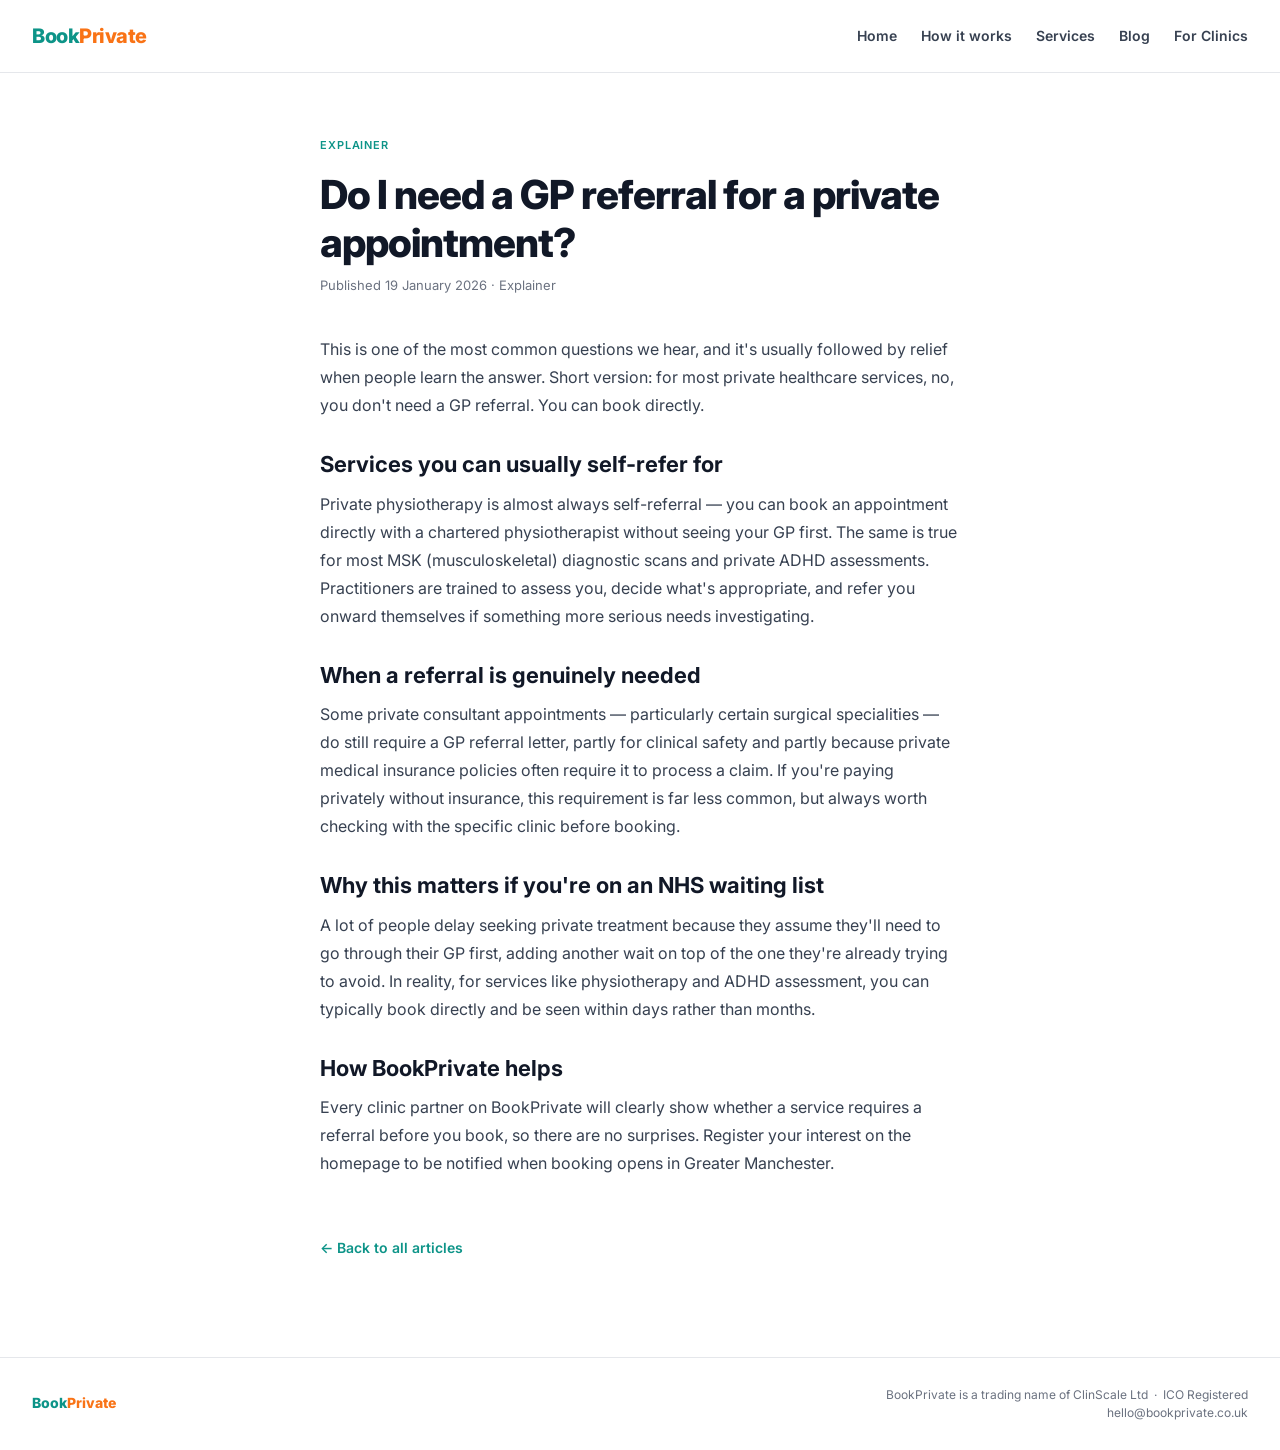
<file: blog/gp-referral-private-appointment.html>
<!DOCTYPE html>
<html lang="en">
<head>
<meta charset="UTF-8">
<meta name="viewport" content="width=device-width, initial-scale=1.0">

<title>Do I Need a GP Referral for a Private Appointment? | BookPrivate Blog</title>
<meta name="description" content="Most people assume they need a GP referral for private physiotherapy, scans or specialist appointments. Here's what you actually need.">
<link rel="canonical" href="https://bookprivate.co.uk/blog/gp-referral-private-appointment.html">

<meta property="og:title" content="Do I Need a GP Referral for a Private Appointment?">
<meta property="og:description" content="Most people assume they need a GP referral for private physiotherapy, scans or specialist appointments. Here's what you actually need.">
<meta property="og:type" content="article">
<meta property="og:url" content="https://bookprivate.co.uk/blog/gp-referral-private-appointment.html">

<link rel="preconnect" href="https://fonts.googleapis.com">
<link rel="preconnect" href="https://fonts.gstatic.com" crossorigin>
<link href="https://fonts.googleapis.com/css2?family=Inter:wght@300;400;500;600;700;800;900&display=swap" rel="stylesheet">
<link rel="stylesheet" href="../css/style.css">
</head>
<body>

<!-- NAV -->
<nav>
  <a href="/" class="logo"><span class="logo-book">Book</span><span class="logo-private">Private</span></a>
  <div class="nav-links">
    <a href="/">Home</a>
    <a href="/#how-it-works">How it works</a>
    <a href="/#services">Services</a>
    <a href="/blog/">Blog</a>
    <a href="/clinics/">For Clinics</a>
  </div>
</nav>

<!-- ARTICLE -->
<article class="article-page">
  <div class="article-inner">
    <span class="blog-tag">Explainer</span>
    <h1>Do I need a GP referral for a private appointment?</h1>
    <p class="article-meta">Published 19 January 2026 · Explainer</p>

    <div class="article-body">
      <p>This is one of the most common questions we hear, and it's usually followed by relief when people learn the answer. Short version: for most private healthcare services, no, you don't need a GP referral. You can book directly.</p>

      <h2>Services you can usually self-refer for</h2>
      <p>Private physiotherapy is almost always self-referral — you can book an appointment directly with a chartered physiotherapist without seeing your GP first. The same is true for most MSK (musculoskeletal) diagnostic scans and private ADHD assessments. Practitioners are trained to assess you, decide what's appropriate, and refer you onward themselves if something more serious needs investigating.</p>

      <h2>When a referral is genuinely needed</h2>
      <p>Some private consultant appointments — particularly certain surgical specialities — do still require a GP referral letter, partly for clinical safety and partly because private medical insurance policies often require it to process a claim. If you're paying privately without insurance, this requirement is far less common, but always worth checking with the specific clinic before booking.</p>

      <h2>Why this matters if you're on an NHS waiting list</h2>
      <p>A lot of people delay seeking private treatment because they assume they'll need to go through their GP first, adding another wait on top of the one they're already trying to avoid. In reality, for services like physiotherapy and ADHD assessment, you can typically book directly and be seen within days rather than months.</p>

      <h2>How BookPrivate helps</h2>
      <p>Every clinic partner on BookPrivate will clearly show whether a service requires a referral before you book, so there are no surprises. Register your interest on the homepage to be notified when booking opens in Greater Manchester.</p>
    </div>

    <a href="/blog/" class="article-back">&larr; Back to all articles</a>
  </div>
</article>

<!-- FOOTER -->
<footer>
  <a href="/" class="footer-brand"><span class="logo-book">Book</span><span class="logo-private">Private</span></a>
  <div class="footer-meta">
    BookPrivate is a trading name of ClinScale Ltd &nbsp;·&nbsp; ICO Registered<br>
    <a href="mailto:hello@bookprivate.co.uk" style="color: inherit; text-decoration: none;">hello@bookprivate.co.uk</a>
  </div>
</footer>

</body>
</html>
</file>
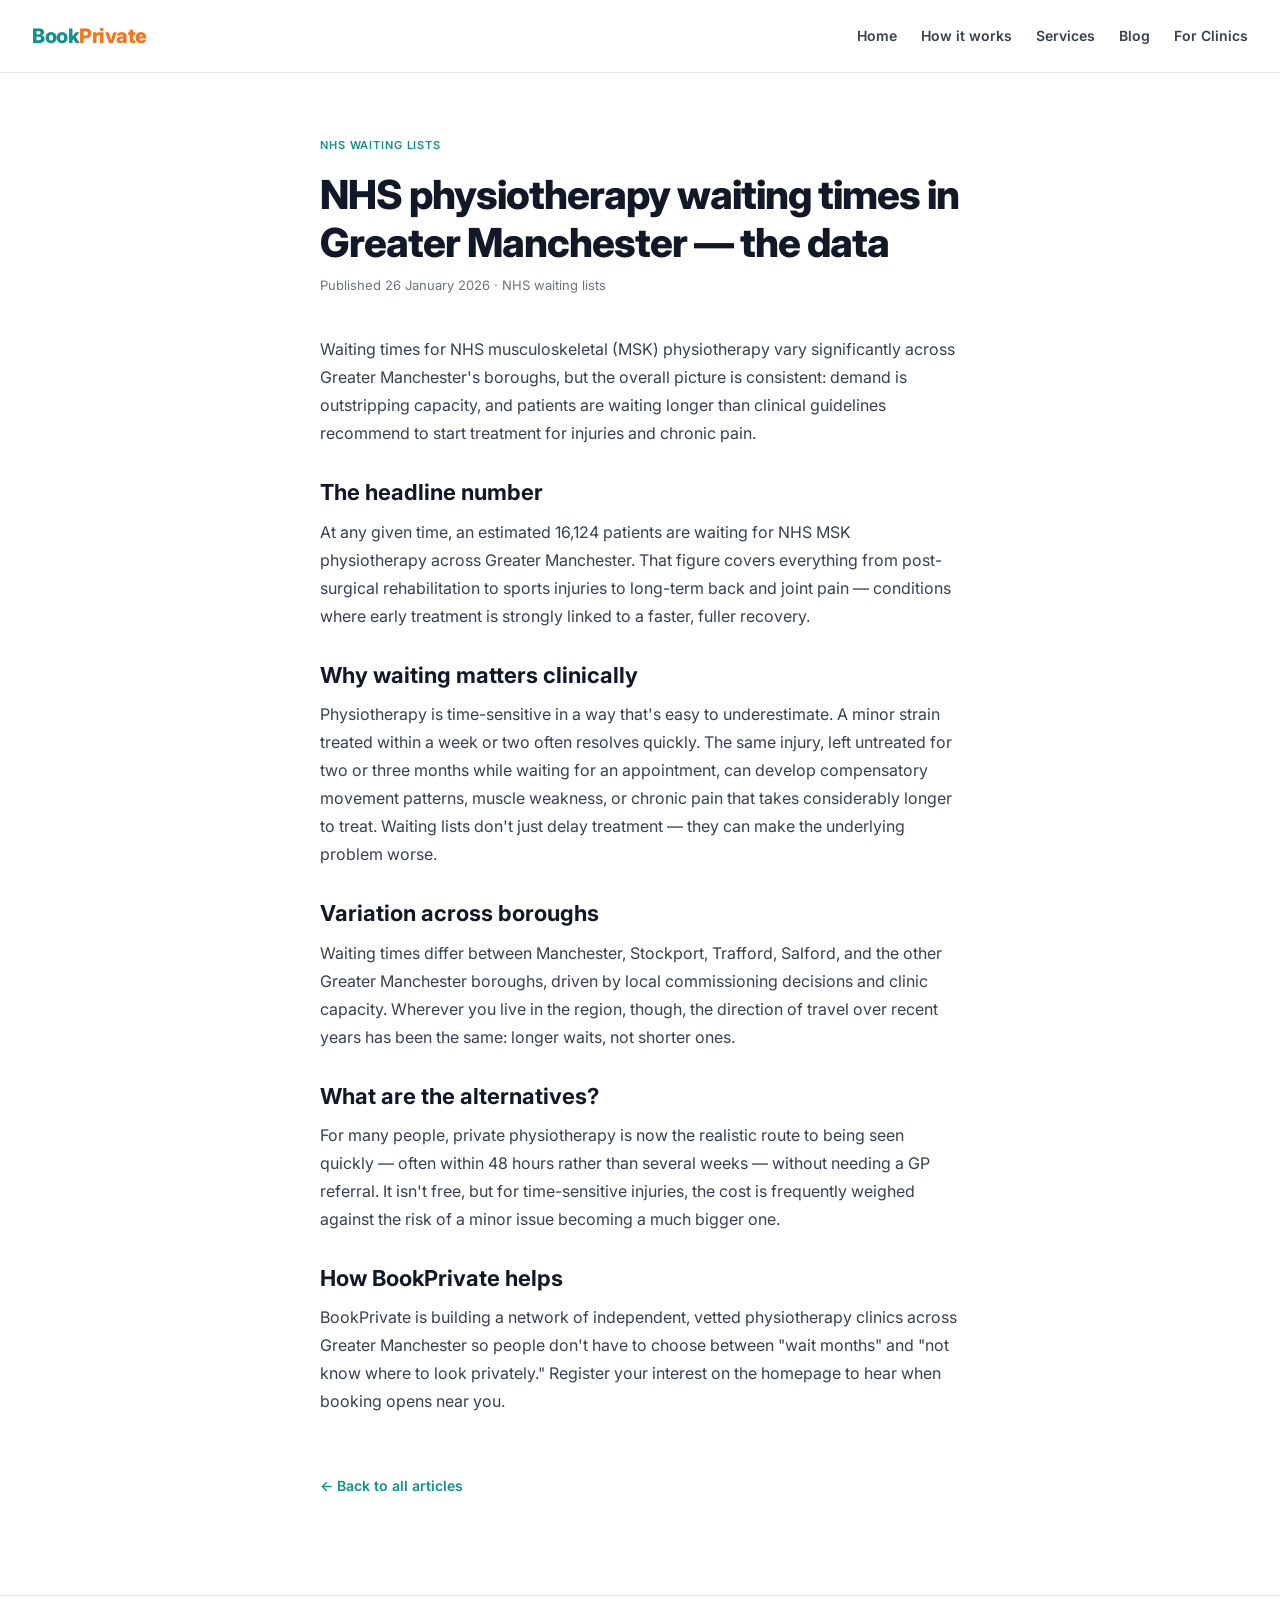
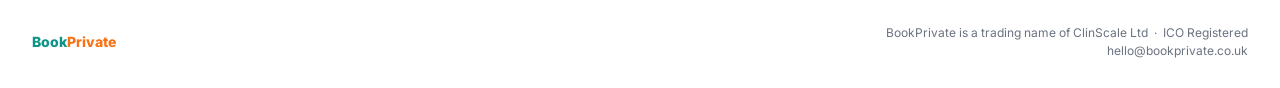
<file: blog/nhs-physio-waiting-times-greater-manchester.html>
<!DOCTYPE html>
<html lang="en">
<head>
<meta charset="UTF-8">
<meta name="viewport" content="width=device-width, initial-scale=1.0">

<title>NHS Physiotherapy Waiting Times in Greater Manchester — The Data | BookPrivate Blog</title>
<meta name="description" content="Current NHS physiotherapy waiting times across Manchester, Stockport, Trafford and Salford, and what your options are if you can't wait.">
<link rel="canonical" href="https://bookprivate.co.uk/blog/nhs-physio-waiting-times-greater-manchester.html">

<meta property="og:title" content="NHS Physiotherapy Waiting Times in Greater Manchester — The Data">
<meta property="og:description" content="Current NHS physiotherapy waiting times across Manchester, Stockport, Trafford and Salford, and what your options are if you can't wait.">
<meta property="og:type" content="article">
<meta property="og:url" content="https://bookprivate.co.uk/blog/nhs-physio-waiting-times-greater-manchester.html">

<link rel="preconnect" href="https://fonts.googleapis.com">
<link rel="preconnect" href="https://fonts.gstatic.com" crossorigin>
<link href="https://fonts.googleapis.com/css2?family=Inter:wght@300;400;500;600;700;800;900&display=swap" rel="stylesheet">
<link rel="stylesheet" href="../css/style.css">
</head>
<body>

<!-- NAV -->
<nav>
  <a href="/" class="logo"><span class="logo-book">Book</span><span class="logo-private">Private</span></a>
  <div class="nav-links">
    <a href="/">Home</a>
    <a href="/#how-it-works">How it works</a>
    <a href="/#services">Services</a>
    <a href="/blog/">Blog</a>
    <a href="/clinics/">For Clinics</a>
  </div>
</nav>

<!-- ARTICLE -->
<article class="article-page">
  <div class="article-inner">
    <span class="blog-tag">NHS waiting lists</span>
    <h1>NHS physiotherapy waiting times in Greater Manchester — the data</h1>
    <p class="article-meta">Published 26 January 2026 · NHS waiting lists</p>

    <div class="article-body">
      <p>Waiting times for NHS musculoskeletal (MSK) physiotherapy vary significantly across Greater Manchester's boroughs, but the overall picture is consistent: demand is outstripping capacity, and patients are waiting longer than clinical guidelines recommend to start treatment for injuries and chronic pain.</p>

      <h2>The headline number</h2>
      <p>At any given time, an estimated 16,124 patients are waiting for NHS MSK physiotherapy across Greater Manchester. That figure covers everything from post-surgical rehabilitation to sports injuries to long-term back and joint pain — conditions where early treatment is strongly linked to a faster, fuller recovery.</p>

      <h2>Why waiting matters clinically</h2>
      <p>Physiotherapy is time-sensitive in a way that's easy to underestimate. A minor strain treated within a week or two often resolves quickly. The same injury, left untreated for two or three months while waiting for an appointment, can develop compensatory movement patterns, muscle weakness, or chronic pain that takes considerably longer to treat. Waiting lists don't just delay treatment — they can make the underlying problem worse.</p>

      <h2>Variation across boroughs</h2>
      <p>Waiting times differ between Manchester, Stockport, Trafford, Salford, and the other Greater Manchester boroughs, driven by local commissioning decisions and clinic capacity. Wherever you live in the region, though, the direction of travel over recent years has been the same: longer waits, not shorter ones.</p>

      <h2>What are the alternatives?</h2>
      <p>For many people, private physiotherapy is now the realistic route to being seen quickly — often within 48 hours rather than several weeks — without needing a GP referral. It isn't free, but for time-sensitive injuries, the cost is frequently weighed against the risk of a minor issue becoming a much bigger one.</p>

      <h2>How BookPrivate helps</h2>
      <p>BookPrivate is building a network of independent, vetted physiotherapy clinics across Greater Manchester so people don't have to choose between "wait months" and "not know where to look privately." Register your interest on the homepage to hear when booking opens near you.</p>
    </div>

    <a href="/blog/" class="article-back">&larr; Back to all articles</a>
  </div>
</article>

<!-- FOOTER -->
<footer>
  <a href="/" class="footer-brand"><span class="logo-book">Book</span><span class="logo-private">Private</span></a>
  <div class="footer-meta">
    BookPrivate is a trading name of ClinScale Ltd &nbsp;·&nbsp; ICO Registered<br>
    <a href="mailto:hello@bookprivate.co.uk" style="color: inherit; text-decoration: none;">hello@bookprivate.co.uk</a>
  </div>
</footer>

</body>
</html>
</file>
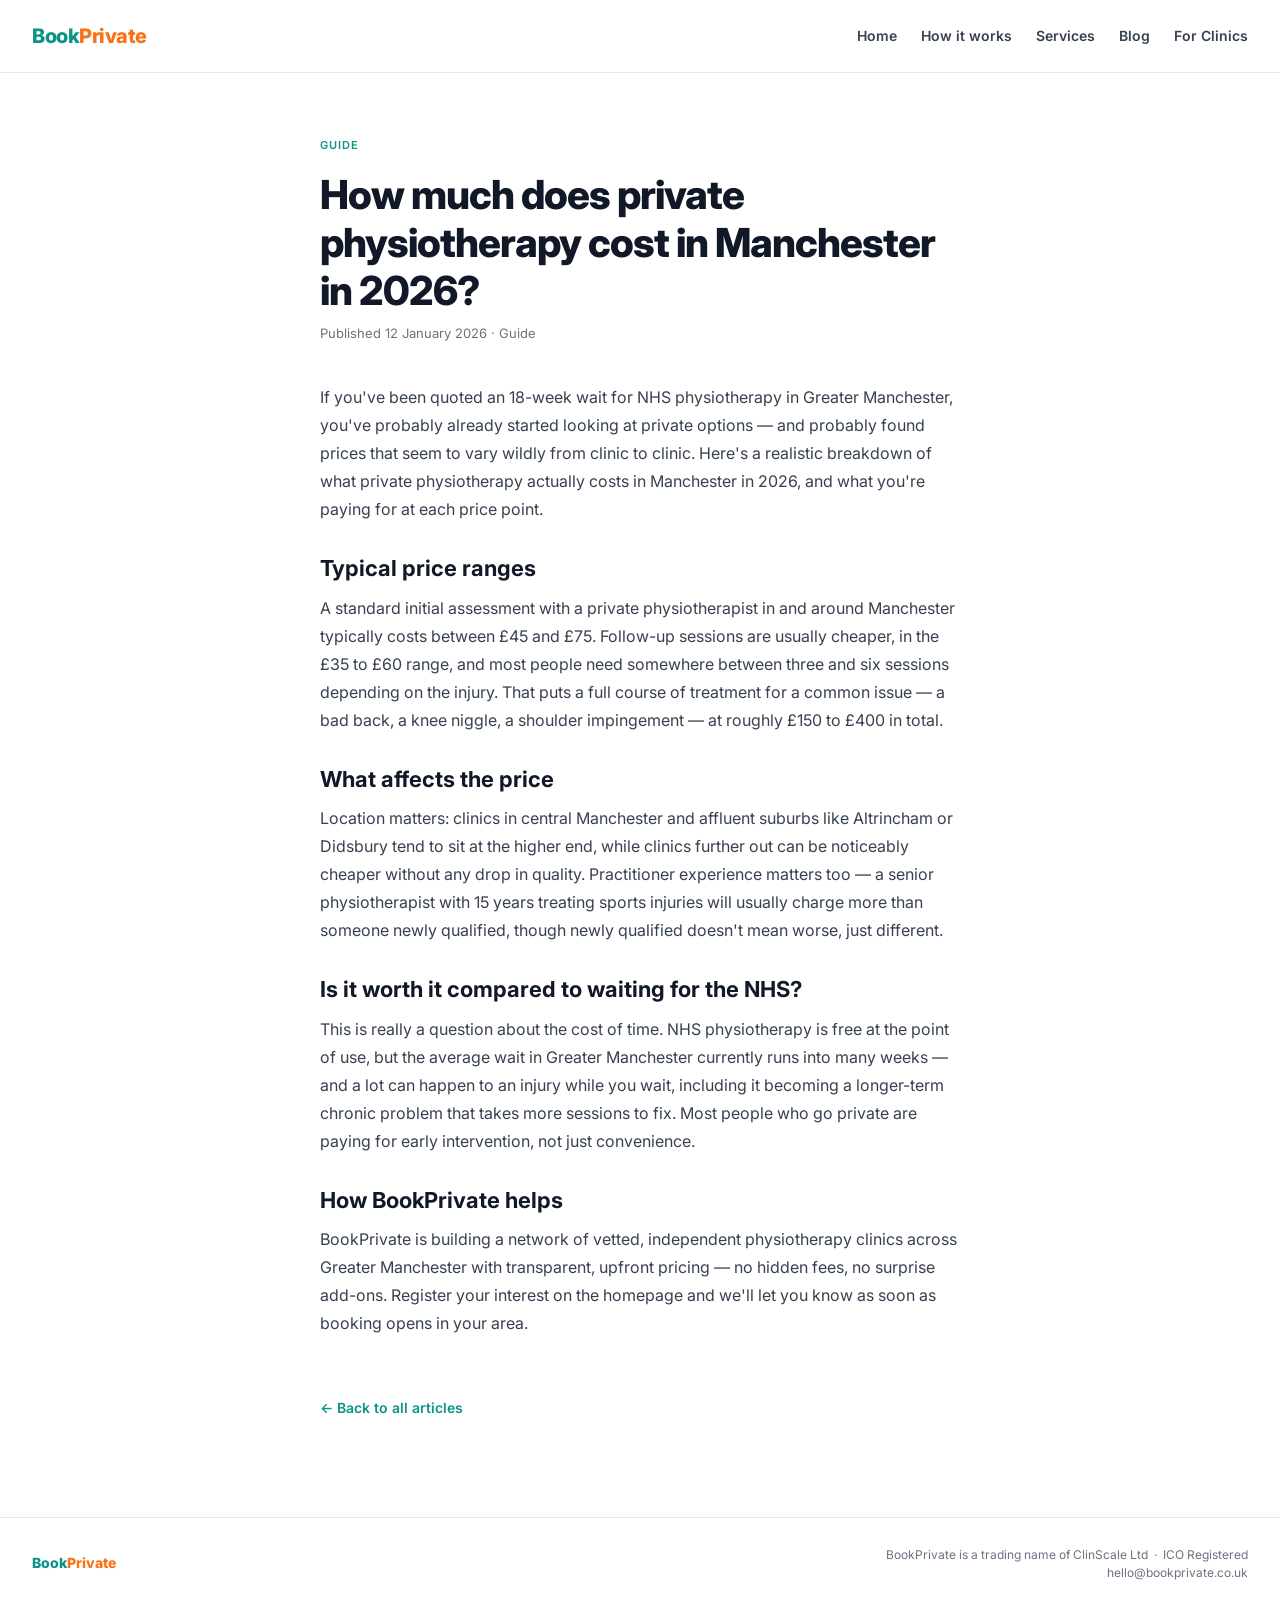
<file: blog/private-physio-cost-manchester-2026.html>
<!DOCTYPE html>
<html lang="en">
<head>
<meta charset="UTF-8">
<meta name="viewport" content="width=device-width, initial-scale=1.0">

<title>How Much Does Private Physiotherapy Cost in Manchester in 2026? | BookPrivate Blog</title>
<meta name="description" content="A transparent breakdown of private physiotherapy prices in Manchester in 2026 — what to expect to pay, what's included, and how it compares to NHS waits.">
<link rel="canonical" href="https://bookprivate.co.uk/blog/private-physio-cost-manchester-2026.html">

<meta property="og:title" content="How Much Does Private Physiotherapy Cost in Manchester in 2026?">
<meta property="og:description" content="A transparent breakdown of private physiotherapy prices in Manchester in 2026 — what to expect to pay, what's included, and how it compares to NHS waits.">
<meta property="og:type" content="article">
<meta property="og:url" content="https://bookprivate.co.uk/blog/private-physio-cost-manchester-2026.html">

<link rel="preconnect" href="https://fonts.googleapis.com">
<link rel="preconnect" href="https://fonts.gstatic.com" crossorigin>
<link href="https://fonts.googleapis.com/css2?family=Inter:wght@300;400;500;600;700;800;900&display=swap" rel="stylesheet">
<link rel="stylesheet" href="../css/style.css">
</head>
<body>

<!-- NAV -->
<nav>
  <a href="/" class="logo"><span class="logo-book">Book</span><span class="logo-private">Private</span></a>
  <div class="nav-links">
    <a href="/">Home</a>
    <a href="/#how-it-works">How it works</a>
    <a href="/#services">Services</a>
    <a href="/blog/">Blog</a>
    <a href="/clinics/">For Clinics</a>
  </div>
</nav>

<!-- ARTICLE -->
<article class="article-page">
  <div class="article-inner">
    <span class="blog-tag">Guide</span>
    <h1>How much does private physiotherapy cost in Manchester in 2026?</h1>
    <p class="article-meta">Published 12 January 2026 · Guide</p>

    <div class="article-body">
      <p>If you've been quoted an 18-week wait for NHS physiotherapy in Greater Manchester, you've probably already started looking at private options — and probably found prices that seem to vary wildly from clinic to clinic. Here's a realistic breakdown of what private physiotherapy actually costs in Manchester in 2026, and what you're paying for at each price point.</p>

      <h2>Typical price ranges</h2>
      <p>A standard initial assessment with a private physiotherapist in and around Manchester typically costs between £45 and £75. Follow-up sessions are usually cheaper, in the £35 to £60 range, and most people need somewhere between three and six sessions depending on the injury. That puts a full course of treatment for a common issue — a bad back, a knee niggle, a shoulder impingement — at roughly £150 to £400 in total.</p>

      <h2>What affects the price</h2>
      <p>Location matters: clinics in central Manchester and affluent suburbs like Altrincham or Didsbury tend to sit at the higher end, while clinics further out can be noticeably cheaper without any drop in quality. Practitioner experience matters too — a senior physiotherapist with 15 years treating sports injuries will usually charge more than someone newly qualified, though newly qualified doesn't mean worse, just different.</p>

      <h2>Is it worth it compared to waiting for the NHS?</h2>
      <p>This is really a question about the cost of time. NHS physiotherapy is free at the point of use, but the average wait in Greater Manchester currently runs into many weeks — and a lot can happen to an injury while you wait, including it becoming a longer-term chronic problem that takes more sessions to fix. Most people who go private are paying for early intervention, not just convenience.</p>

      <h2>How BookPrivate helps</h2>
      <p>BookPrivate is building a network of vetted, independent physiotherapy clinics across Greater Manchester with transparent, upfront pricing — no hidden fees, no surprise add-ons. Register your interest on the homepage and we'll let you know as soon as booking opens in your area.</p>
    </div>

    <a href="/blog/" class="article-back">&larr; Back to all articles</a>
  </div>
</article>

<!-- FOOTER -->
<footer>
  <a href="/" class="footer-brand"><span class="logo-book">Book</span><span class="logo-private">Private</span></a>
  <div class="footer-meta">
    BookPrivate is a trading name of ClinScale Ltd &nbsp;·&nbsp; ICO Registered<br>
    <a href="mailto:hello@bookprivate.co.uk" style="color: inherit; text-decoration: none;">hello@bookprivate.co.uk</a>
  </div>
</footer>

</body>
</html>
</file>
<file: css/style.css>
/* ============================================================
   BOOKPRIVATE — SHARED STYLESHEET
   Used by every page on the site (home, blog, clinics, admin).
   Colour system: teal = "Book", orange = "Private".
   Edit the variables below to change colours site-wide.
   ============================================================ */

*, *::before, *::after { box-sizing: border-box; margin: 0; padding: 0; }

:root {
  --teal: #0D9488;
  --teal-pale: #F0FDFA;
  --teal-mid: #CCFBF1;
  --orange: #F97316;
  --orange-pale: #FFF7ED;
  --ink: #111827;
  --ink-soft: #374151;
  --ink-muted: #6B7280;
  --rule: #E5E7EB;
  --white: #ffffff;
  --max: 760px;
}

html { scroll-behavior: smooth; }

body {
  font-family: 'Inter', sans-serif;
  background: var(--white);
  color: var(--ink);
  line-height: 1.6;
  -webkit-font-smoothing: antialiased;
}

h1, h2, h3 { line-height: 1.2; }

/* ── NAV ── */
nav {
  padding: 20px 32px;
  display: flex;
  align-items: center;
  justify-content: space-between;
  border-bottom: 1px solid var(--rule);
  flex-wrap: wrap;
  gap: 16px;
}

.logo {
  font-size: 20px;
  font-weight: 800;
  letter-spacing: -0.5px;
  text-decoration: none;
}
.logo-book { color: var(--teal); }
.logo-private { color: var(--orange); }

.nav-links {
  display: flex;
  align-items: center;
  gap: 24px;
  flex-wrap: wrap;
}

.nav-links a {
  color: var(--ink-soft);
  text-decoration: none;
  font-size: 14px;
  font-weight: 600;
}
.nav-links a:hover { color: var(--teal); }

.nav-badge {
  font-size: 12px;
  font-weight: 600;
  background: var(--orange-pale);
  color: var(--orange);
  padding: 6px 14px;
  border-radius: 20px;
  border: 1px solid #FED7AA;
  white-space: nowrap;
}

/* ── HERO ── */
.hero {
  background: var(--ink);
  color: var(--white);
  padding: 96px 32px 80px;
  text-align: center;
  position: relative;
  overflow: hidden;
}

.hero::before {
  content: '';
  position: absolute;
  top: -40%;
  left: 50%;
  transform: translateX(-50%);
  width: 600px;
  height: 600px;
  border-radius: 50%;
  background: radial-gradient(circle, rgba(13,148,136,0.15) 0%, transparent 70%);
  pointer-events: none;
}

.hero-inner {
  max-width: var(--max);
  margin: 0 auto;
  position: relative;
}

.hero-pill {
  display: inline-block;
  background: rgba(13,148,136,0.15);
  border: 1px solid rgba(13,148,136,0.3);
  color: #5EEAD4;
  font-size: 13px;
  font-weight: 600;
  padding: 6px 16px;
  border-radius: 20px;
  margin-bottom: 28px;
  letter-spacing: 0.02em;
}

.hero h1 {
  font-size: clamp(36px, 6vw, 60px);
  font-weight: 900;
  letter-spacing: -2px;
  color: var(--white);
  margin-bottom: 16px;
}

.hero h1 .accent { color: var(--orange); }

.hero-sub {
  font-size: 17px;
  color: rgba(255,255,255,0.65);
  line-height: 1.65;
  max-width: 560px;
  margin: 0 auto 32px;
  font-weight: 400;
}

.hero-cta-btn {
  display: inline-block;
  background: var(--orange);
  color: var(--white);
  border: none;
  padding: 16px 32px;
  border-radius: 8px;
  font-family: 'Inter', sans-serif;
  font-size: 16px;
  font-weight: 700;
  cursor: pointer;
  text-decoration: none;
  transition: opacity 0.15s;
}
.hero-cta-btn:hover { opacity: 0.88; }

/* ── TRUST SIGNALS BAR ── */
.trust-strip {
  background: var(--teal-pale);
  border-top: 1px solid var(--teal-mid);
  border-bottom: 1px solid var(--teal-mid);
  padding: 28px 32px;
}

.trust-inner {
  max-width: var(--max);
  margin: 0 auto;
  display: grid;
  grid-template-columns: repeat(4, 1fr);
  gap: 20px;
}

.trust-item {
  display: flex;
  align-items: flex-start;
  gap: 10px;
  font-size: 13px;
  font-weight: 600;
  color: var(--ink-soft);
  line-height: 1.4;
}

.trust-item::before {
  content: '✓';
  color: var(--teal);
  font-weight: 800;
  flex-shrink: 0;
}

@media (max-width: 700px) {
  .trust-inner { grid-template-columns: 1fr 1fr; }
}
@media (max-width: 420px) {
  .trust-inner { grid-template-columns: 1fr; }
}

/* ── REGISTRATION / CONTACT FORM (shared component) ──
   Used on the homepage (hero + bottom CTA) and the clinics page.
   Add the class "on-dark" or "on-teal" to match the background
   it sits on; the default (no modifier) suits a white background. */
.form-wrapper {
  max-width: 520px;
  margin: 0 auto;
}

.reg-form {
  display: grid;
  grid-template-columns: 1fr 1fr;
  gap: 14px;
  text-align: left;
}

.reg-form .field-full { grid-column: 1 / -1; }

.reg-form label {
  display: block;
  font-size: 12px;
  font-weight: 600;
  margin-bottom: 6px;
  letter-spacing: 0.02em;
}

.reg-form input,
.reg-form select {
  width: 100%;
  padding: 13px 16px;
  border-radius: 8px;
  font-family: 'Inter', sans-serif;
  font-size: 15px;
  outline: none;
  border: 1.5px solid var(--rule);
  background: var(--white);
  color: var(--ink);
  transition: border-color 0.15s;
}
.reg-form input:focus,
.reg-form select:focus { border-color: var(--teal); }

.reg-form .form-submit-btn {
  grid-column: 1 / -1;
  background: var(--orange);
  color: var(--white);
  border: none;
  padding: 15px 24px;
  border-radius: 8px;
  font-family: 'Inter', sans-serif;
  font-size: 15px;
  font-weight: 700;
  cursor: pointer;
  transition: opacity 0.15s;
  margin-top: 4px;
}
.reg-form .form-submit-btn:hover { opacity: 0.88; }

.form-note {
  font-size: 13px;
  color: var(--ink-muted);
  margin-top: 16px;
  text-align: center;
}

/* dark background variant (hero) */
.reg-form.on-dark label { color: rgba(255,255,255,0.7); }
.reg-form.on-dark input,
.reg-form.on-dark select {
  border: 1.5px solid rgba(255,255,255,0.15);
  background: rgba(255,255,255,0.07);
  color: var(--white);
}
.reg-form.on-dark input::placeholder { color: rgba(255,255,255,0.35); }
.reg-form.on-dark select option { color: var(--ink); }
.form-wrapper.on-dark .form-note { color: rgba(255,255,255,0.4); }

/* teal background variant (bottom CTA) */
.reg-form.on-teal label { color: rgba(255,255,255,0.85); }
.reg-form.on-teal input,
.reg-form.on-teal select {
  border: none;
  background: rgba(255,255,255,0.92);
  color: var(--ink);
}
.reg-form.on-teal .form-submit-btn { background: var(--ink); }
.form-wrapper.on-teal .form-note { color: rgba(255,255,255,0.75); }

.thank-you-message {
  display: none;
  background: var(--teal-pale);
  border: 1.5px solid var(--teal-mid);
  border-radius: 10px;
  padding: 32px 24px;
  text-align: center;
}
.thank-you-message h3 { color: var(--teal); margin-bottom: 8px; font-size: 20px; }
.thank-you-message p { color: var(--ink-soft); font-size: 15px; }

/* ── ADHD ENQUIRY FORM SECTION ──
   The main lead-capture form for the site. Styled as a clinical,
   trustworthy card rather than a generic marketing contact form. */
.enquiry-section {
  max-width: var(--max);
  margin: 0 auto;
  padding: 80px 32px;
  scroll-margin-top: 24px;
}

.enquiry-section h2 {
  font-size: clamp(26px, 3.5vw, 36px);
  font-weight: 800;
  letter-spacing: -0.8px;
  margin-bottom: 8px;
  text-align: center;
}

.enquiry-intro {
  font-size: 15px;
  color: var(--ink-muted);
  text-align: center;
  margin-bottom: 40px;
}

.enquiry-card {
  border: 1px solid var(--rule);
  border-top: 4px solid var(--teal);
  border-radius: 12px;
  padding: 40px;
  box-shadow: 0 4px 24px rgba(17, 24, 39, 0.05);
}

.checkbox-field {
  grid-column: 1 / -1;
  display: flex;
  align-items: flex-start;
  gap: 10px;
  background: var(--teal-pale);
  border: 1px solid var(--teal-mid);
  border-radius: 8px;
  padding: 16px;
  margin-top: 4px;
}

.checkbox-field input[type="checkbox"] {
  width: 18px;
  height: 18px;
  flex-shrink: 0;
  margin-top: 2px;
  accent-color: var(--teal);
}

.checkbox-field label {
  font-size: 13px;
  font-weight: 500;
  color: var(--ink-soft);
  margin-bottom: 0;
  line-height: 1.5;
}

.form-reassurance {
  grid-column: 1 / -1;
  font-size: 13px;
  color: var(--ink-muted);
  text-align: center;
  margin-top: 4px;
}
.form-reassurance::before {
  content: '🔒 ';
}

/* ── STATS STRIP ── */
.stats-strip {
  background: var(--teal-pale);
  border-top: 1px solid var(--teal-mid);
  border-bottom: 1px solid var(--teal-mid);
  padding: 32px;
}

.stats-inner {
  max-width: var(--max);
  margin: 0 auto;
  display: flex;
  justify-content: space-between;
  gap: 24px;
  flex-wrap: wrap;
}

.stat { text-align: center; flex: 1; min-width: 160px; }

.stat-number {
  font-size: 28px;
  font-weight: 800;
  color: var(--teal);
  letter-spacing: -0.8px;
  line-height: 1;
  margin-bottom: 6px;
}

.stat-label { font-size: 13px; color: var(--ink-soft); line-height: 1.4; }

/* ── HOW IT WORKS ── */
.how-section { max-width: var(--max); margin: 0 auto; padding: 80px 32px; }

.how-section h2 {
  font-size: clamp(26px, 3.5vw, 36px);
  font-weight: 800;
  letter-spacing: -0.8px;
  margin-bottom: 48px;
}

.steps { display: flex; flex-direction: column; }

.step {
  display: grid;
  grid-template-columns: 48px 1fr;
  gap: 24px;
  padding: 32px 0;
  border-top: 1px solid var(--rule);
  align-items: start;
}
.step:last-child { border-bottom: 1px solid var(--rule); }

.step-marker {
  width: 40px;
  height: 40px;
  border-radius: 50%;
  border: 2px solid var(--teal);
  display: flex;
  align-items: center;
  justify-content: center;
  font-size: 15px;
  font-weight: 800;
  color: var(--teal);
  flex-shrink: 0;
  margin-top: 2px;
}

.step-title { font-size: 17px; font-weight: 700; margin-bottom: 6px; color: var(--ink); }
.step-desc { font-size: 15px; color: var(--ink-soft); line-height: 1.6; }

/* ── SERVICES ── */
.services-section { background: var(--ink); padding: 80px 32px; }
.services-inner { max-width: var(--max); margin: 0 auto; }

.services-section h2 {
  font-size: clamp(26px, 3.5vw, 36px);
  font-weight: 800;
  letter-spacing: -0.8px;
  margin-bottom: 12px;
  color: var(--white);
}

.services-intro {
  font-size: 16px;
  color: rgba(255,255,255,0.55);
  margin-bottom: 48px;
  max-width: 480px;
  line-height: 1.6;
}

.service-grid {
  display: grid;
  grid-template-columns: repeat(auto-fit, minmax(280px, 1fr));
  gap: 2px;
  background: rgba(255,255,255,0.06);
}

.service-card { background: var(--ink); padding: 32px 28px; }
.service-card-name { font-size: 16px; font-weight: 700; color: var(--white); margin-bottom: 8px; }
.service-card-desc { font-size: 14px; color: rgba(255,255,255,0.5); line-height: 1.6; margin-bottom: 16px; }
.service-card-tag { font-size: 11px; font-weight: 600; color: var(--teal); letter-spacing: 0.05em; }
.service-card-tag.soon { color: rgba(255,255,255,0.3); }

/* Featured card — used for the primary/active service (ADHD assessment) */
.service-card.featured {
  background: linear-gradient(180deg, rgba(13,148,136,0.14) 0%, var(--ink) 100%);
  position: relative;
  grid-column: 1 / -1;
  padding: 36px 32px;
}
.service-card.featured .service-card-name { font-size: 20px; }
.service-card.featured .service-card-desc { color: rgba(255,255,255,0.65); font-size: 15px; }
.featured-badge {
  display: inline-block;
  background: var(--orange);
  color: var(--white);
  font-size: 10px;
  font-weight: 700;
  letter-spacing: 0.06em;
  text-transform: uppercase;
  padding: 4px 10px;
  border-radius: 20px;
  margin-bottom: 14px;
}

/* ── BLOG (teaser cards on homepage + listing page) ── */
.blog-section { max-width: var(--max); margin: 0 auto; padding: 80px 32px; }

.blog-section h1,
.blog-section h2 {
  font-size: clamp(26px, 3.5vw, 36px);
  font-weight: 800;
  letter-spacing: -0.8px;
  margin-bottom: 12px;
}

.blog-intro { font-size: 16px; color: var(--ink-soft); margin-bottom: 40px; line-height: 1.6; }

.blog-grid {
  display: grid;
  grid-template-columns: repeat(auto-fit, minmax(240px, 1fr));
  gap: 24px;
}

.blog-card {
  border: 1px solid var(--rule);
  border-radius: 10px;
  padding: 28px 24px;
  text-decoration: none;
  color: inherit;
  transition: border-color 0.15s;
  display: block;
}
.blog-card:hover { border-color: var(--teal); }

.blog-tag {
  font-size: 11px;
  font-weight: 600;
  color: var(--teal);
  text-transform: uppercase;
  letter-spacing: 0.08em;
  margin-bottom: 12px;
  display: block;
}

.blog-title { font-size: 16px; font-weight: 700; color: var(--ink); line-height: 1.4; margin-bottom: 10px; }
.blog-excerpt { font-size: 13px; color: var(--ink-muted); line-height: 1.55; }
.blog-date { font-size: 12px; color: var(--ink-muted); margin-top: 14px; display: block; }

.blog-coming {
  display: inline-block;
  margin-top: 16px;
  font-size: 11px;
  font-weight: 600;
  color: var(--ink-muted);
  background: #F3F4F6;
  padding: 4px 10px;
  border-radius: 4px;
}

/* ── BLOG ARTICLE PAGE ── */
.article-page { max-width: var(--max); margin: 0 auto; padding: 64px 32px 96px; }
.article-inner { max-width: 640px; margin: 0 auto; }
.article-inner h1 {
  font-size: clamp(28px, 4vw, 40px);
  font-weight: 800;
  letter-spacing: -1px;
  margin: 16px 0 8px;
}
.article-meta { font-size: 13px; color: var(--ink-muted); margin-bottom: 40px; }
.article-body p { font-size: 16px; color: var(--ink-soft); margin-bottom: 20px; line-height: 1.75; }
.article-body h2 { font-size: 22px; font-weight: 700; margin: 32px 0 12px; color: var(--ink); }
.article-back { display: inline-block; margin-top: 40px; font-size: 14px; font-weight: 600; color: var(--teal); text-decoration: none; }

/* ── FAQ ── */
.faq-section { max-width: var(--max); margin: 0 auto; padding: 80px 32px; }
.faq-section h2 {
  font-size: clamp(26px, 3.5vw, 36px);
  font-weight: 800;
  letter-spacing: -0.8px;
  margin-bottom: 40px;
}

.faq-item {
  border-top: 1px solid var(--rule);
  padding: 4px 0;
}
.faq-item:last-child { border-bottom: 1px solid var(--rule); }

.faq-item summary {
  list-style: none;
  cursor: pointer;
  padding: 20px 32px 20px 0;
  font-size: 16px;
  font-weight: 700;
  color: var(--ink);
  position: relative;
}
.faq-item summary::-webkit-details-marker { display: none; }
.faq-item summary::after {
  content: '+';
  position: absolute;
  right: 0;
  top: 18px;
  font-size: 22px;
  font-weight: 400;
  color: var(--teal);
  transition: transform 0.15s;
}
.faq-item[open] summary::after { content: '−'; }

.faq-answer { padding: 0 0 24px; font-size: 15px; color: var(--ink-soft); line-height: 1.7; }

/* ── CTA BANNER ── */
.cta-section { background: var(--teal); padding: 72px 32px; text-align: center; }
.cta-inner { max-width: 560px; margin: 0 auto; }

.cta-section h2 {
  font-size: clamp(28px, 4vw, 42px);
  font-weight: 900;
  letter-spacing: -1px;
  color: var(--white);
  margin-bottom: 16px;
  line-height: 1.1;
}

.cta-sub { font-size: 17px; color: rgba(255,255,255,0.75); margin-bottom: 36px; line-height: 1.6; }

/* ── CLINICS PAGE ── */
.pitch-section { max-width: var(--max); margin: 0 auto; padding: 80px 32px; }
.pitch-grid {
  display: grid;
  grid-template-columns: repeat(auto-fit, minmax(220px, 1fr));
  gap: 24px;
  margin-top: 40px;
}
.pitch-card {
  border: 1px solid var(--rule);
  border-radius: 10px;
  padding: 28px 24px;
}
.pitch-card-title { font-size: 16px; font-weight: 700; margin-bottom: 8px; color: var(--teal); }
.pitch-card-desc { font-size: 14px; color: var(--ink-soft); line-height: 1.6; }

.contact-section { background: var(--teal-pale); padding: 80px 32px; }
.contact-inner { max-width: 560px; margin: 0 auto; }
.contact-inner h2 { font-size: clamp(26px, 3.5vw, 36px); font-weight: 800; letter-spacing: -0.8px; margin-bottom: 12px; text-align: center; }
.contact-inner > p { text-align: center; color: var(--ink-soft); margin-bottom: 40px; }

/* ── FOOTER ── */
footer {
  border-top: 1px solid var(--rule);
  padding: 28px 32px;
  display: flex;
  justify-content: space-between;
  align-items: center;
  flex-wrap: wrap;
  gap: 12px;
}
.footer-brand { font-size: 14px; font-weight: 800; text-decoration: none; }
.footer-meta { font-size: 12px; color: var(--ink-muted); line-height: 1.5; text-align: right; }

/* ── ADMIN AREA ── */
.admin-login {
  min-height: 80vh;
  display: flex;
  align-items: center;
  justify-content: center;
  padding: 32px;
}
.admin-login-card {
  width: 100%;
  max-width: 360px;
  border: 1px solid var(--rule);
  border-radius: 12px;
  padding: 40px 32px;
}
.admin-login-card h1 { font-size: 22px; font-weight: 800; margin-bottom: 24px; text-align: center; }
.admin-login-card input {
  width: 100%;
  padding: 13px 16px;
  border-radius: 8px;
  border: 1.5px solid var(--rule);
  font-family: 'Inter', sans-serif;
  font-size: 15px;
  margin-bottom: 16px;
  outline: none;
}
.admin-login-card input:focus { border-color: var(--teal); }
.admin-login-card button {
  width: 100%;
  background: var(--teal);
  color: var(--white);
  border: none;
  padding: 13px;
  border-radius: 8px;
  font-family: 'Inter', sans-serif;
  font-size: 15px;
  font-weight: 700;
  cursor: pointer;
}
.admin-error { display: none; color: #DC2626; font-size: 13px; margin-bottom: 16px; text-align: center; }

.admin-dashboard { max-width: 900px; margin: 0 auto; padding: 48px 32px 96px; display: none; }
.admin-header { display: flex; justify-content: space-between; align-items: center; margin-bottom: 40px; flex-wrap: wrap; gap: 16px; }
.admin-header h1 { font-size: 26px; font-weight: 800; }
.admin-logout-btn { background: none; border: 1.5px solid var(--rule); color: var(--ink-soft); padding: 8px 16px; border-radius: 8px; font-family: 'Inter', sans-serif; font-weight: 600; font-size: 13px; cursor: pointer; }

.admin-panel { border: 1px solid var(--rule); border-radius: 12px; padding: 32px; margin-bottom: 32px; }
.admin-panel h2 { font-size: 18px; font-weight: 700; margin-bottom: 20px; }

.admin-form-grid { display: grid; grid-template-columns: 1fr 1fr; gap: 14px; }
.admin-form-grid .field-full { grid-column: 1 / -1; }
.admin-form-grid label { display: block; font-size: 12px; font-weight: 600; margin-bottom: 6px; color: var(--ink-soft); }
.admin-form-grid input,
.admin-form-grid textarea {
  width: 100%;
  padding: 12px 14px;
  border-radius: 8px;
  border: 1.5px solid var(--rule);
  font-family: 'Inter', sans-serif;
  font-size: 14px;
  outline: none;
}
.admin-form-grid input:focus,
.admin-form-grid textarea:focus { border-color: var(--teal); }
.admin-form-grid textarea { resize: vertical; min-height: 140px; }

.admin-submit-btn {
  grid-column: 1 / -1;
  background: var(--teal);
  color: var(--white);
  border: none;
  padding: 13px;
  border-radius: 8px;
  font-family: 'Inter', sans-serif;
  font-weight: 700;
  font-size: 14px;
  cursor: pointer;
  margin-top: 4px;
}

.generated-html-wrapper { display: none; margin-top: 24px; }
.generated-html-wrapper label { display: block; font-size: 13px; font-weight: 600; margin-bottom: 8px; }
.generated-html-wrapper textarea {
  width: 100%;
  min-height: 220px;
  font-family: 'SFMono-Regular', Consolas, monospace;
  font-size: 12px;
  padding: 14px;
  border-radius: 8px;
  border: 1.5px solid var(--teal);
  background: var(--ink);
  color: #5EEAD4;
}

.admin-list-item {
  display: flex;
  justify-content: space-between;
  align-items: center;
  gap: 16px;
  padding: 16px 0;
  border-top: 1px solid var(--rule);
}
.admin-list-item:first-child { border-top: none; }
.admin-list-meta { font-size: 12px; color: var(--ink-muted); margin-top: 4px; }
.admin-delete-btn { background: none; border: 1.5px solid var(--rule); color: #DC2626; padding: 6px 12px; border-radius: 6px; font-family: 'Inter', sans-serif; font-size: 12px; font-weight: 600; cursor: pointer; white-space: nowrap; }

.admin-table { width: 100%; border-collapse: collapse; font-size: 13px; }
.admin-table th, .admin-table td { text-align: left; padding: 10px 12px; border-bottom: 1px solid var(--rule); }
.admin-table th { color: var(--ink-muted); font-weight: 600; font-size: 11px; text-transform: uppercase; letter-spacing: 0.04em; }
.admin-table-scroll { overflow-x: auto; }

.empty-state { font-size: 14px; color: var(--ink-muted); }

/* Section 1 — summary stat cards */
.admin-stats-grid {
  display: grid;
  grid-template-columns: repeat(4, 1fr);
  gap: 16px;
  margin-bottom: 32px;
}
.admin-stat-card {
  border: 1px solid var(--rule);
  border-radius: 10px;
  padding: 20px;
}
.admin-stat-number { font-size: 28px; font-weight: 800; color: var(--teal); letter-spacing: -0.8px; margin-bottom: 4px; }
.admin-stat-label { font-size: 12px; color: var(--ink-muted); font-weight: 600; }

/* Section 2 — enquiries table with inline status + expandable rows */
.status-select {
  padding: 6px 10px;
  border-radius: 6px;
  border: 1.5px solid var(--rule);
  font-family: 'Inter', sans-serif;
  font-size: 12px;
  font-weight: 600;
  outline: none;
  cursor: pointer;
  background: var(--white);
  color: var(--ink-soft);
}
.status-select:focus { border-color: var(--teal); }
.status-select.status-New { color: #B45309; border-color: #FDE68A; background: #FFFBEB; }
.status-select.status-Contacted { color: #1D4ED8; border-color: #BFDBFE; background: #EFF6FF; }
.status-select.status-Appointment-booked { color: #15803D; border-color: #BBF7D0; background: #F0FDF4; }
.status-select.status-Not-suitable { color: #B91C1C; border-color: #FECACA; background: #FEF2F2; }
.status-select.status-No-response { color: var(--ink-muted); border-color: var(--rule); background: #F9FAFB; }

.enquiry-row-toggle {
  background: none;
  border: 1px solid var(--rule);
  border-radius: 6px;
  width: 28px;
  height: 28px;
  font-size: 14px;
  color: var(--ink-soft);
  cursor: pointer;
  line-height: 1;
}

.enquiry-detail-row td {
  background: #F9FAFB;
  padding: 20px !important;
}

.enquiry-detail-grid {
  display: grid;
  grid-template-columns: repeat(auto-fit, minmax(180px, 1fr));
  gap: 14px;
  margin-bottom: 20px;
}
.enquiry-detail-item { font-size: 13px; }
.enquiry-detail-item .label { display: block; font-size: 11px; font-weight: 600; text-transform: uppercase; letter-spacing: 0.04em; color: var(--ink-muted); margin-bottom: 3px; }
.enquiry-detail-item .value { color: var(--ink); }

.enquiry-notes label { display: block; font-size: 12px; font-weight: 600; margin-bottom: 6px; color: var(--ink-soft); }
.enquiry-notes textarea {
  width: 100%;
  min-height: 90px;
  padding: 12px 14px;
  border-radius: 8px;
  border: 1.5px solid var(--rule);
  font-family: 'Inter', sans-serif;
  font-size: 13px;
  outline: none;
  resize: vertical;
}
.enquiry-notes textarea:focus { border-color: var(--teal); }
.enquiry-notes-saved { font-size: 11px; color: var(--teal); margin-top: 6px; opacity: 0; transition: opacity 0.2s; }
.enquiry-notes-saved.show { opacity: 1; }

/* Section 4 — blog management */
.admin-edit-btn {
  background: none;
  border: 1.5px solid var(--rule);
  color: var(--teal);
  padding: 6px 12px;
  border-radius: 6px;
  font-family: 'Inter', sans-serif;
  font-size: 12px;
  font-weight: 600;
  cursor: pointer;
  white-space: nowrap;
}
.admin-list-actions { display: flex; gap: 8px; flex-shrink: 0; }
.admin-editing-note {
  display: none;
  background: var(--orange-pale);
  border: 1px solid #FED7AA;
  color: var(--orange);
  font-size: 12px;
  font-weight: 600;
  padding: 10px 14px;
  border-radius: 8px;
  margin-bottom: 16px;
}

/* ── RESPONSIVE ── */
@media (max-width: 600px) {
  nav { padding: 16px 20px; }
  .nav-links { gap: 16px; }
  .hero { padding: 64px 20px 56px; }
  .stats-strip { padding: 28px 20px; }
  .how-section, .blog-section { padding: 60px 20px; }
  .services-section { padding: 60px 20px; }
  .cta-section { padding: 56px 20px; }
  .pitch-section { padding: 60px 20px; }
  .contact-section { padding: 60px 20px; }
  .article-page { padding: 48px 20px 72px; }
  footer { padding: 20px; flex-direction: column; align-items: flex-start; }
  .footer-meta { text-align: left; }
  .step { grid-template-columns: 40px 1fr; gap: 16px; }
  .stats-inner { justify-content: flex-start; }
  .reg-form { grid-template-columns: 1fr; }
  .admin-form-grid { grid-template-columns: 1fr; }
  .admin-dashboard { padding: 32px 20px 72px; }
  .admin-panel { padding: 24px 20px; }
  .enquiry-section { padding: 56px 20px; }
  .enquiry-card { padding: 24px 20px; }
  .faq-section { padding: 56px 20px; }
  .faq-item summary { padding-right: 28px; }
  .admin-stats-grid { grid-template-columns: 1fr 1fr; }
}
</file>
